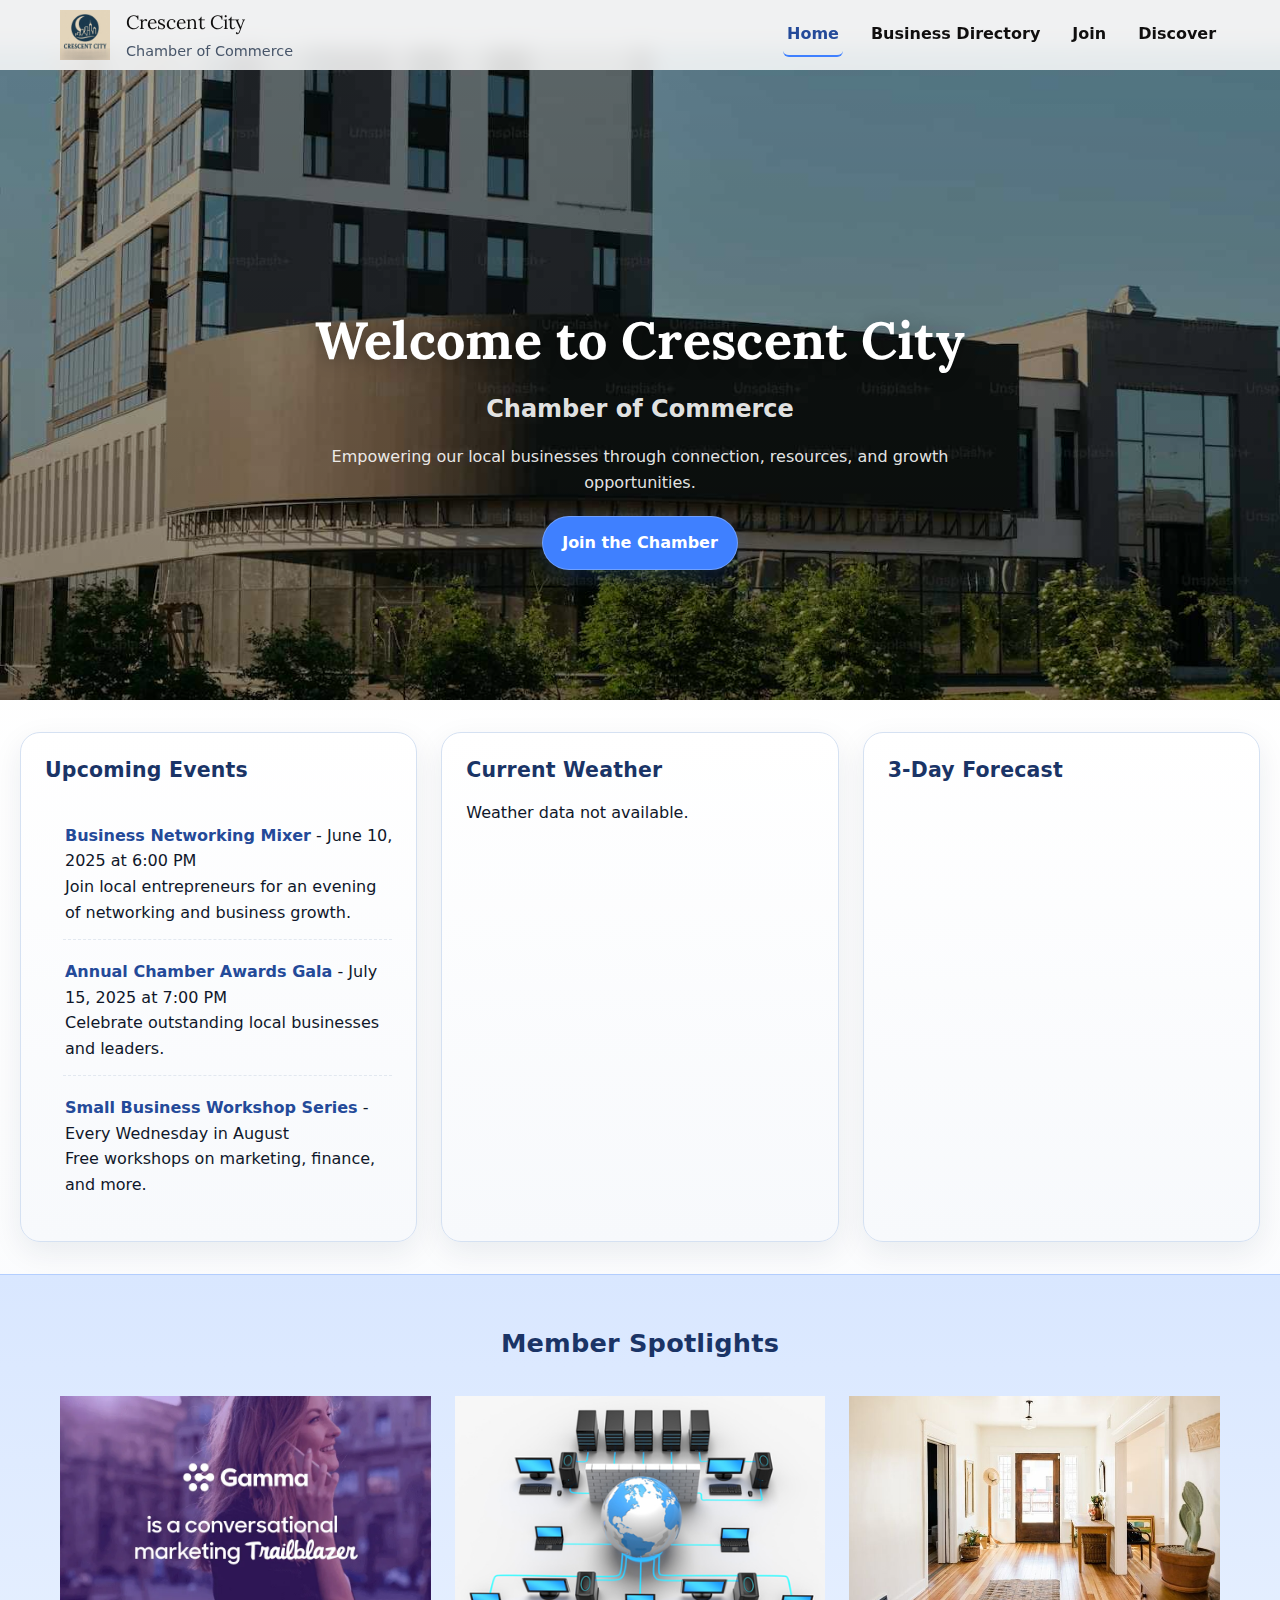
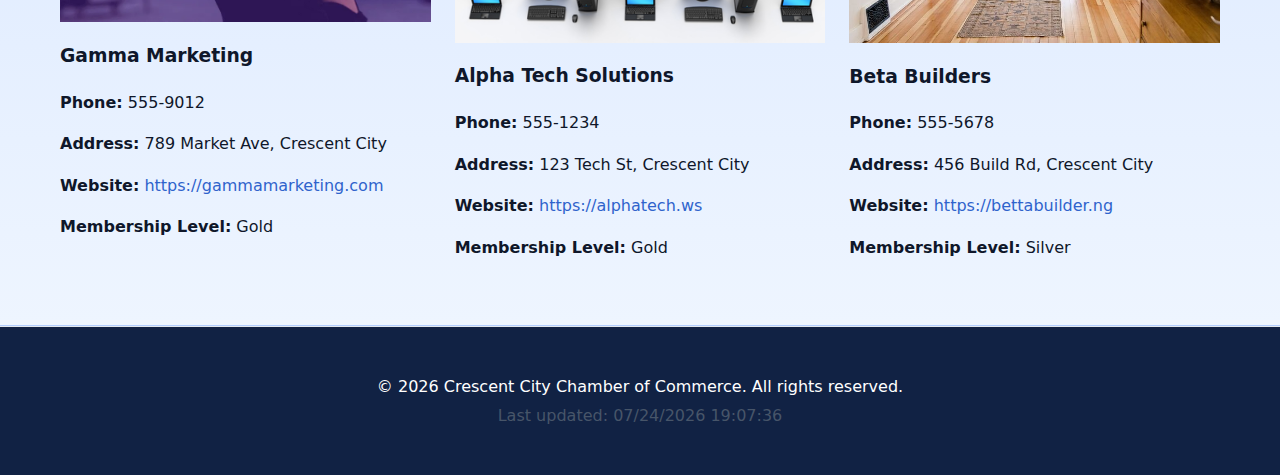
<file: index.html>
<!DOCTYPE html>
<html lang="en">
<head>
  <meta charset="UTF-8">
  <meta name="viewport" content="width=device-width, initial-scale=1">
  <meta name="description" content="Empowering Crescent City businesses with tools, networking, and support to thrive in a dynamic local economy. Join our growing community.">
  <meta name="author" content="Crescent City Chamber of Commerce">
  <title>Crescent City Chamber of Commerce | Home</title>

  <!-- Open Graph -->
  <meta property="og:title" content="Crescent City Chamber of Commerce">
  <meta property="og:description" content="Empowering Crescent City's local businesses with resources, connections, and growth opportunities.">
  <meta property="og:image" content="https://impulsible.github.io/wdd231/chamber/images/city.jpeg">
  <meta property="og:url" content="https://impulsible.github.io/wdd231/chamber/index.html">
  <meta property="og:type" content="website">

  <!-- Twitter Card -->
  <meta name="twitter:card" content="summary_large_image">
  <meta name="twitter:title" content="Crescent City Chamber of Commerce">
  <meta name="twitter:description" content="Discover opportunities, build connections, and grow your business within a vibrant local network.">
  <meta name="twitter:image" content="https://impulsible.github.io/wdd231/chamber/images/city.jpeg">

  <link rel="icon" href="images/download_1.png" type="image/png">
  <link href="https://fonts.googleapis.com/css2?family=Lora:wght@700&display=swap" rel="stylesheet">
  <link rel="stylesheet" href="styles/styles.css">

  <!-- Scripts -->
  <script src="scripts/scripts.js" defer></script>
  <script src="scripts/toggleview.js" defer></script>
  <script src="scripts/weather.js" defer></script>
  <script src="scripts/spotlight.js" defer></script>
  <script src="scripts/forecast.js" defer></script>

  <meta name="theme-color" content="#3f80ff">
</head>

<body class="chamber-home site">
  <a href="#main-content" class="skip-link">Skip to main content</a>

  <header class="site-header" role="banner">
    <div class="header-container layout-container">
      <!-- Logo and Text -->
      <div class="header-logo brand">
        <img src="images/download.png" alt="Crescent City Chamber Logo" width="150" height="50" loading="lazy" class="brand__logo">
        <div class="logo-text brand__text">
          <span class="main-text brand__name">Crescent City</span><br>
          <span class="sub-text brand__tagline">Chamber of Commerce</span>
        </div>
      </div>

      <!-- Hamburger for Mobile -->
      <button class="hamburger nav-toggle" id="hamburgerBtn" aria-label="Toggle navigation" aria-expanded="false" aria-controls="primaryNav">
        ☰
      </button>

      <!-- Navigation -->
      <nav id="primaryNav" class="site-nav" aria-label="Primary navigation" role="navigation">
        <ul class="nav-menu site-nav__menu">
          <li class="site-nav__item"><a href="index.html" class="site-nav__link active" aria-current="page">Home</a></li>
          <li class="site-nav__item"><a href="directory.html" class="site-nav__link">Business Directory</a></li>
          <li class="site-nav__item"><a href="join.html" class="site-nav__link">Join</a></li>
          <li class="site-nav__item"><a href="discover.html" class="site-nav__link">Discover</a></li>
        </ul>
      </nav>
    </div>
  </header>

  <main id="main-content" class="site-main">
    <!-- Hero Section -->
    <section class="hero hero-home section section--hero">
      <picture class="hero-media">
        <!-- Mobile image -->
        <source srcset="images/premium4.jpg" media="(max-width: 480px)">
        <!-- Tablet image -->
        <source srcset="images/premium4.jpg" media="(max-width: 768px)">
        <!-- Default / desktop image -->
        <img src="images/premium4.jpg" alt="Crescent City skyline view" class="hero-image" width="1200" height="675" loading="lazy">
      </picture>

      <div class="hero-text-content hero__content">
        <h1 class="hero__title">Welcome to Crescent City</h1>
        <h2 class="subheading hero__subtitle">Chamber of Commerce</h2>
        <p class="hero__description">Empowering our local businesses through connection, resources, and growth opportunities.</p>
        <a href="join.html" class="btn-primary cta cta--primary" aria-label="Join the Crescent City Chamber of Commerce">Join the Chamber</a>
      </div>
    </section>

    <!-- Cards Section -->
    <div class="cards-container grid grid--cards section--cards">
      <!-- Upcoming Events -->
      <section class="card events-card section section--events" aria-label="Upcoming events">
        <h2 class="section__title">Upcoming Events</h2>
        <ul class="events-list list list--events">
          <li class="events-list__item">
            <strong class="event__name">Business Networking Mixer</strong> - June 10, 2025 at 6:00 PM<br>
            <span class="event__desc">Join local entrepreneurs for an evening of networking and business growth.</span>
          </li>
          <li class="events-list__item">
            <strong class="event__name">Annual Chamber Awards Gala</strong> - July 15, 2025 at 7:00 PM<br>
            <span class="event__desc">Celebrate outstanding local businesses and leaders.</span>
          </li>
          <li class="events-list__item">
            <strong class="event__name">Small Business Workshop Series</strong> - Every Wednesday in August<br>
            <span class="event__desc">Free workshops on marketing, finance, and more.</span>
          </li>
        </ul>
      </section>

      <!-- Current Weather -->
      <section id="current-weather" class="card current-weather-card section section--weather" aria-labelledby="current-weather-title">
        <h2 id="current-weather-title" class="section__title">Current Weather</h2>
        <div id="weather" class="weather-details weather">
          <img src="https://openweathermap.org/img/wn/01d@2x.png" alt="Sunny weather icon" class="weather-icon weather__icon" width="70" height="70" loading="lazy">
        </div>
      </section>

      <!-- Weather Forecast -->
      <section id="weather-forecast" class="card forecast-card section section--forecast" aria-labelledby="forecast-title">
        <h2 id="forecast-title" class="section__title">3-Day Forecast</h2>
        <div id="forecast" class="forecast-cards forecast">
          <!-- JS inserts forecast cards here -->
        </div>
      </section>
    </div>

   <!-- Member Spotlights -->
<section id="member-spotlights" class="section section--spotlights has-tint" aria-labelledby="spotlight-title">
  <div class="layout-container">
    <h2 id="spotlight-title" class="section__title section__title--center">Member Spotlights</h2>
    <div class="spotlight-container spotlights grid-spotlights" role="list">
      <!-- Spotlight cards dynamically inserted here -->
    </div>
  </div>
</section>


  <footer class="page-footer site-footer" role="contentinfo">
    <div class="container layout-container">
      <p class="footer__copy">&copy; <span id="year"></span> Crescent City Chamber of Commerce. All rights reserved.</p>
      <p class="footer__meta">Last updated: <span id="last-modified"></span></p>
    </div>
  </footer>

  <script>
    // Footer Year and Last Modified Script
    document.getElementById("year").textContent = new Date().getFullYear();
    document.getElementById("last-modified").textContent = document.lastModified;

    // Highlight current page in nav
    const currentPage = window.location.pathname.split("/").pop();
    document.querySelectorAll(".nav-menu a").forEach((link) => {
      if (link.getAttribute("href") === currentPage) {
        link.classList.add("active");
      }
    });

    // Hamburger menu toggle functionality
    const hamburgerBtn = document.getElementById('hamburgerBtn');
    const primaryNav = document.getElementById('primaryNav');

    hamburgerBtn.addEventListener('click', () => {
      primaryNav.classList.toggle('active');
      hamburgerBtn.setAttribute('aria-expanded', primaryNav.classList.contains('active') ? 'true' : 'false');
    });
  </script>
</body>
</html>
</file>
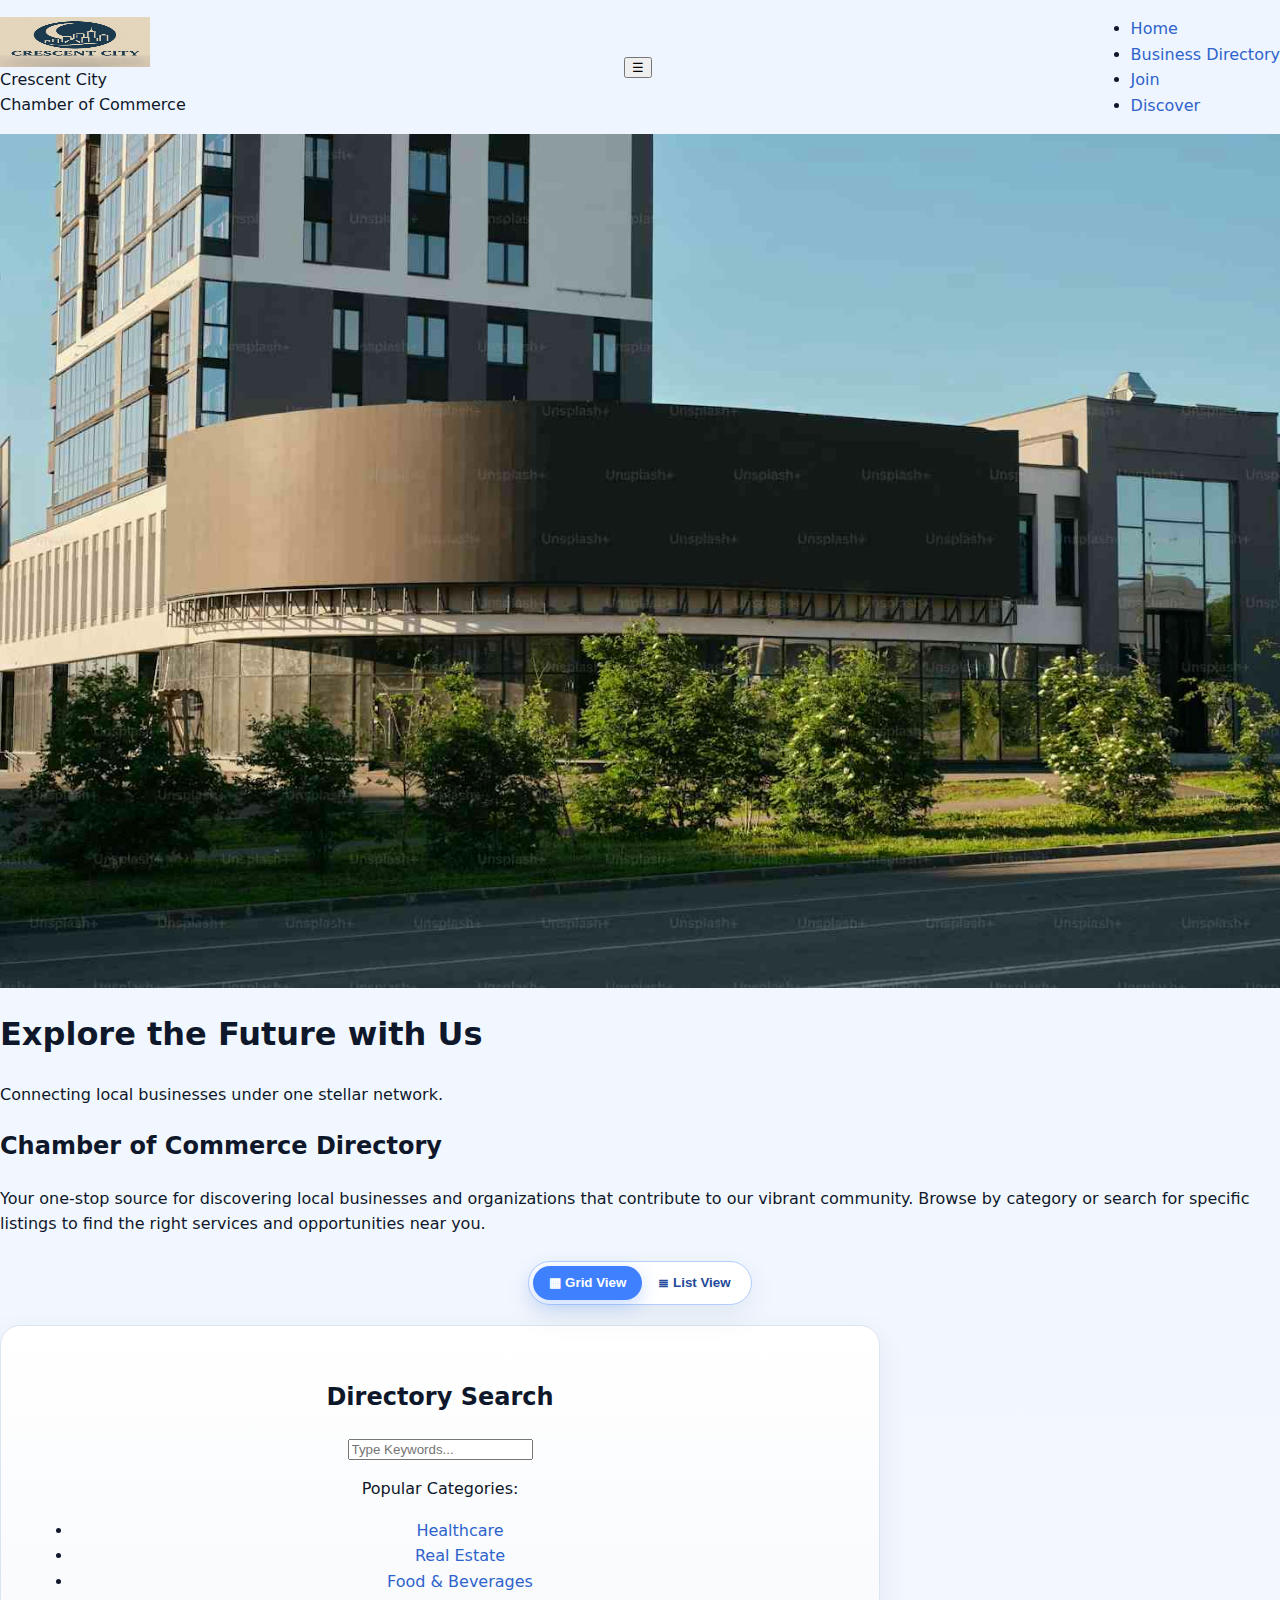
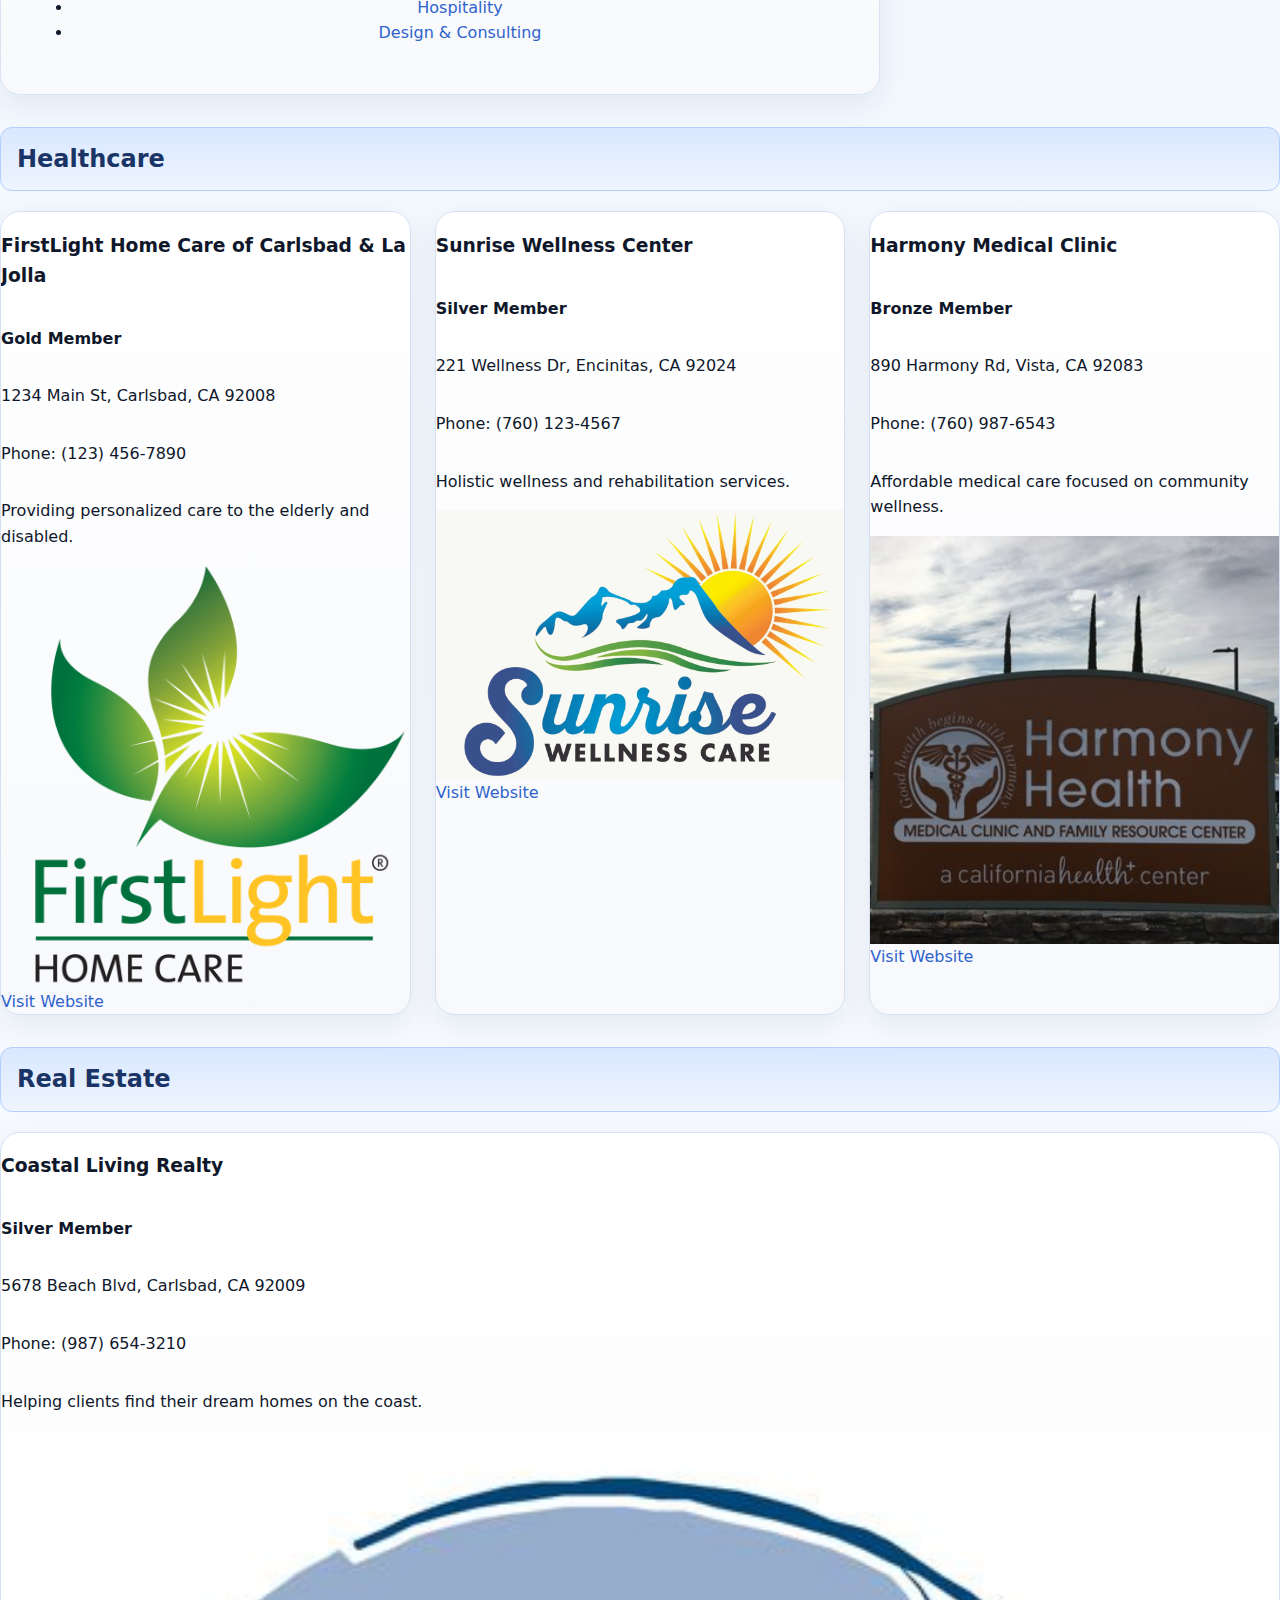
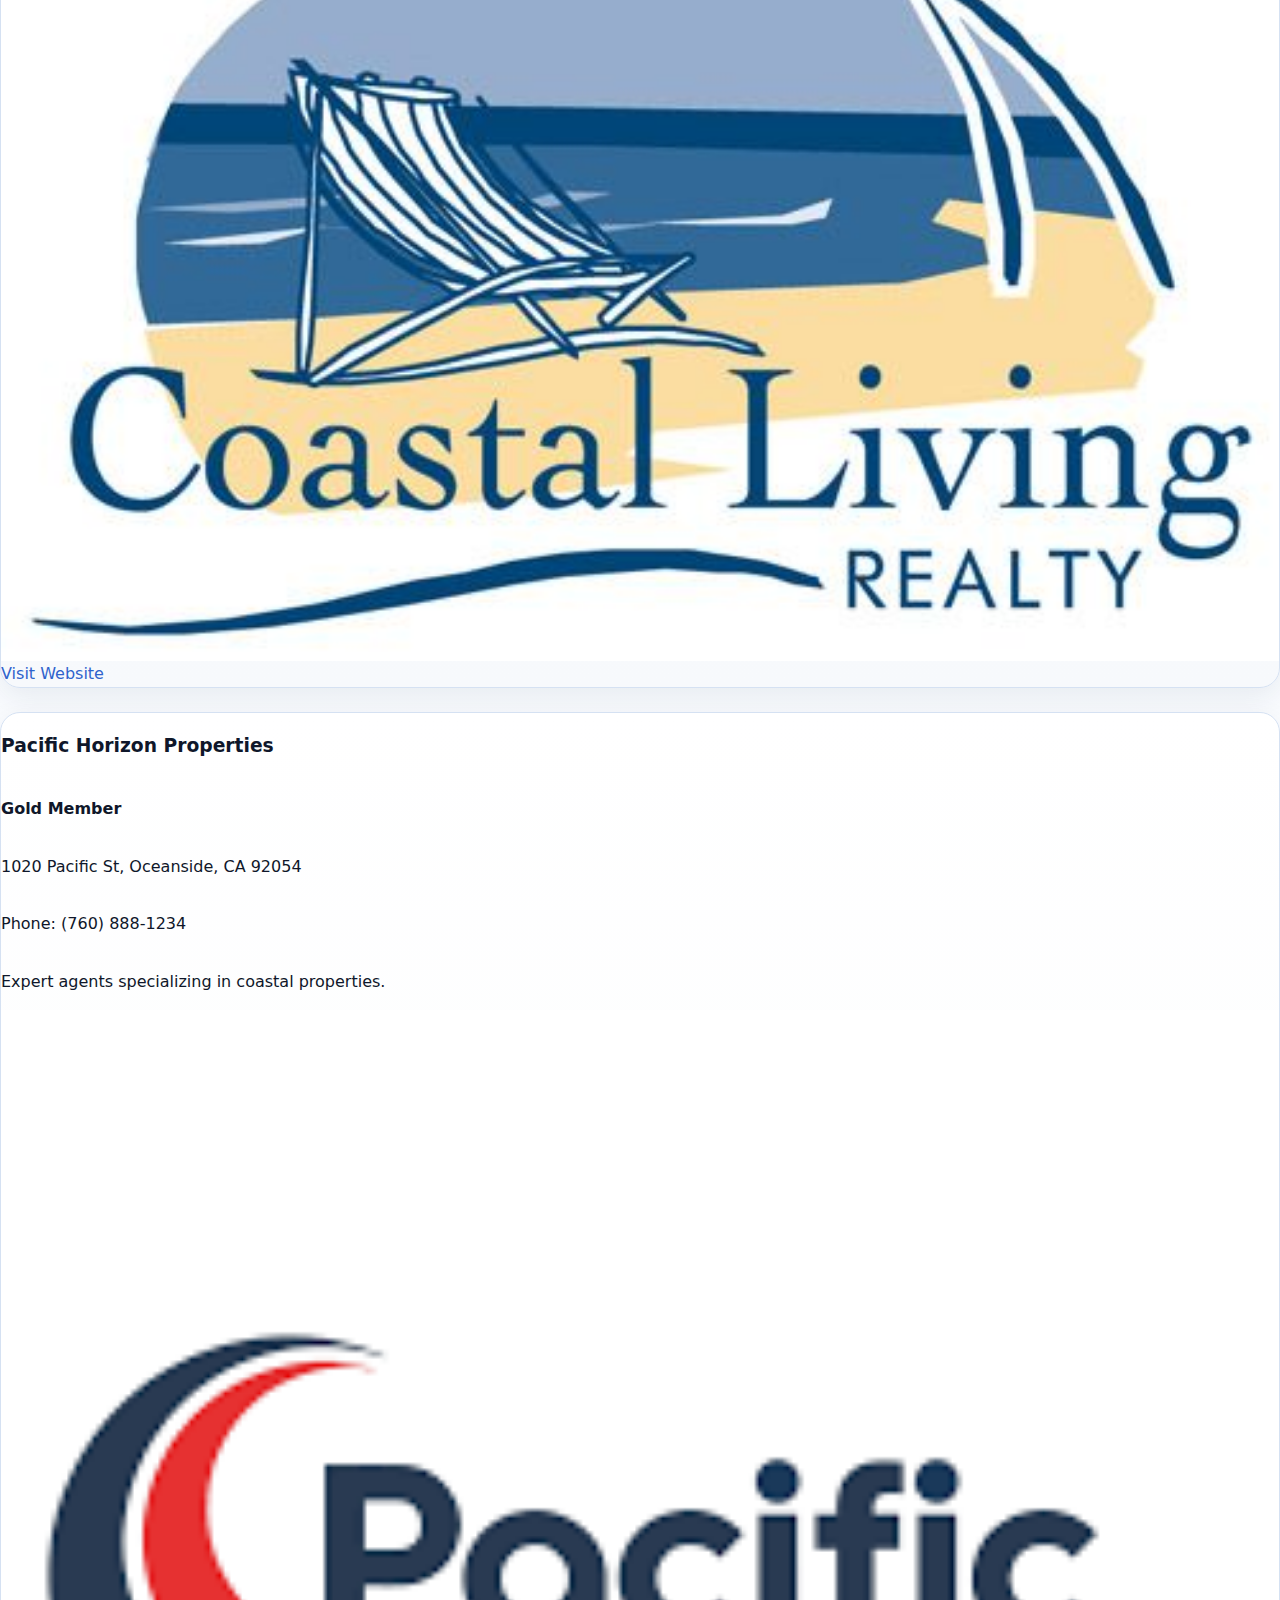
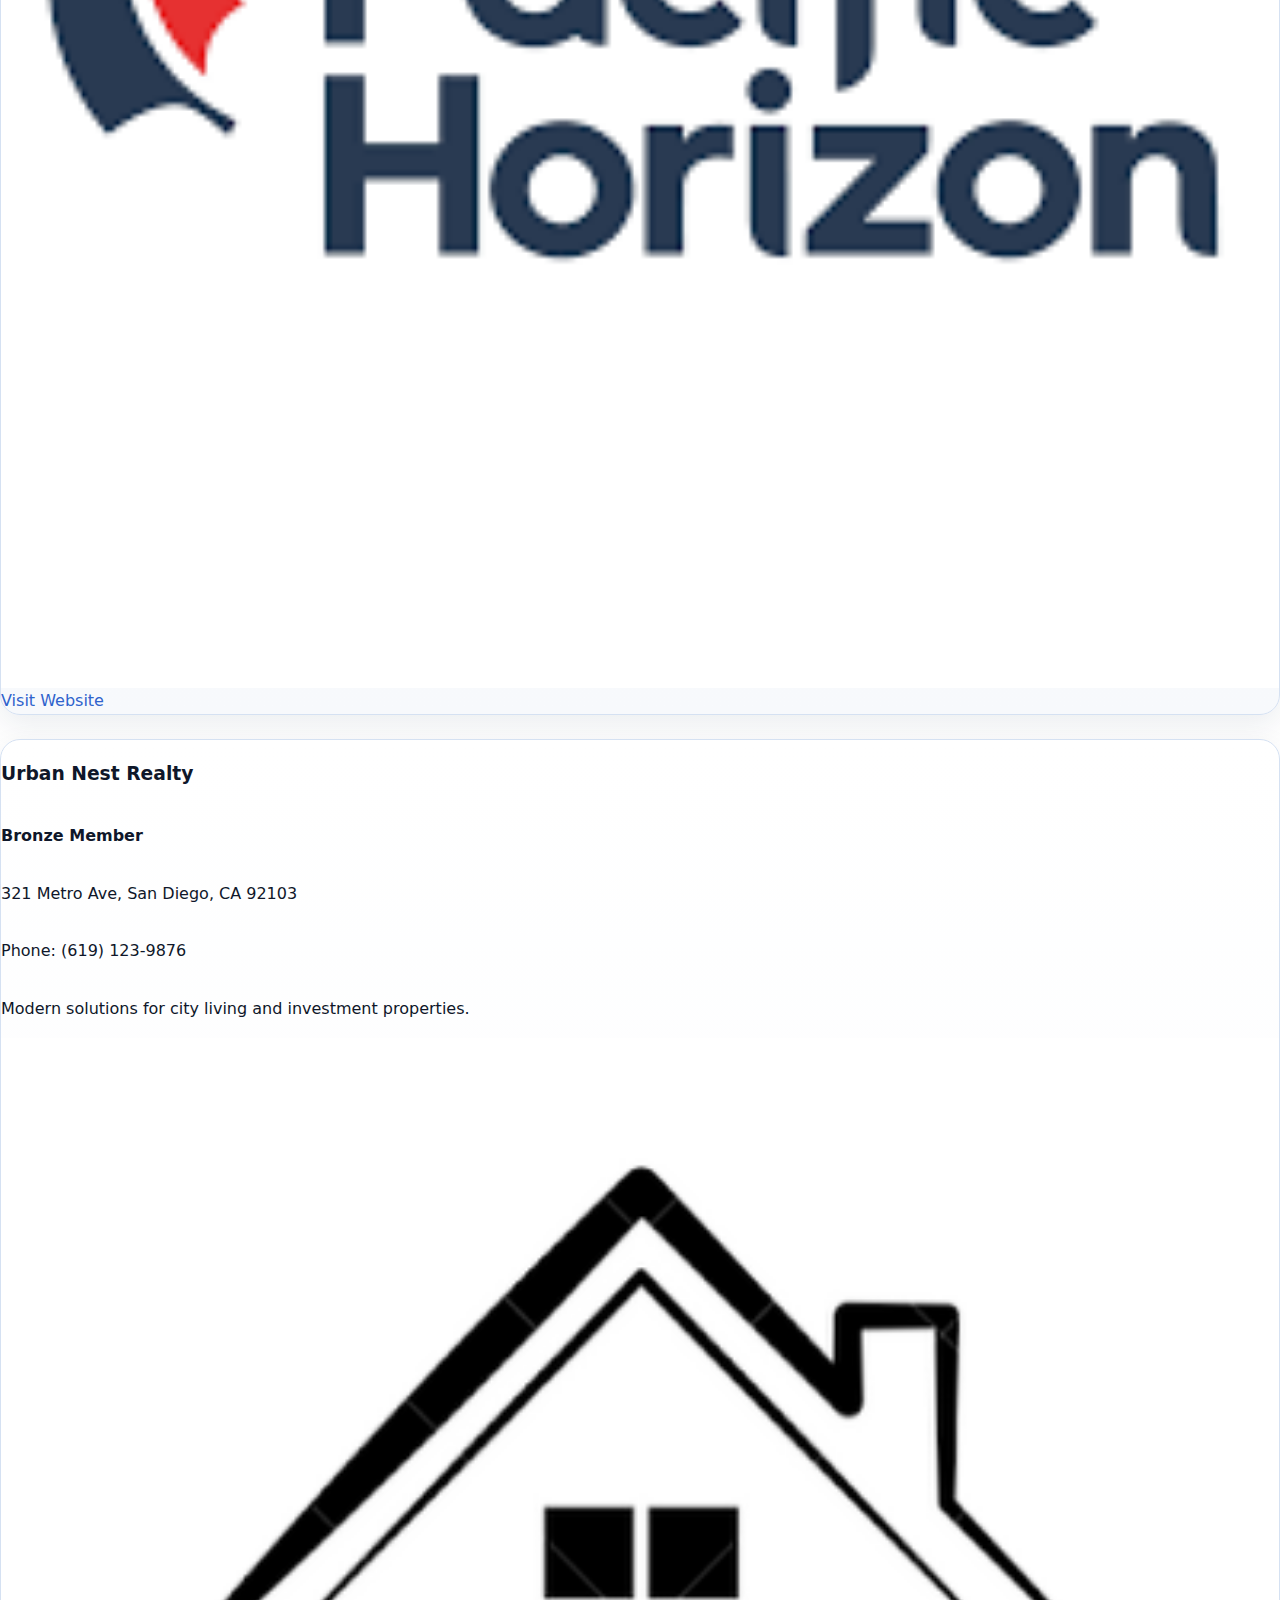
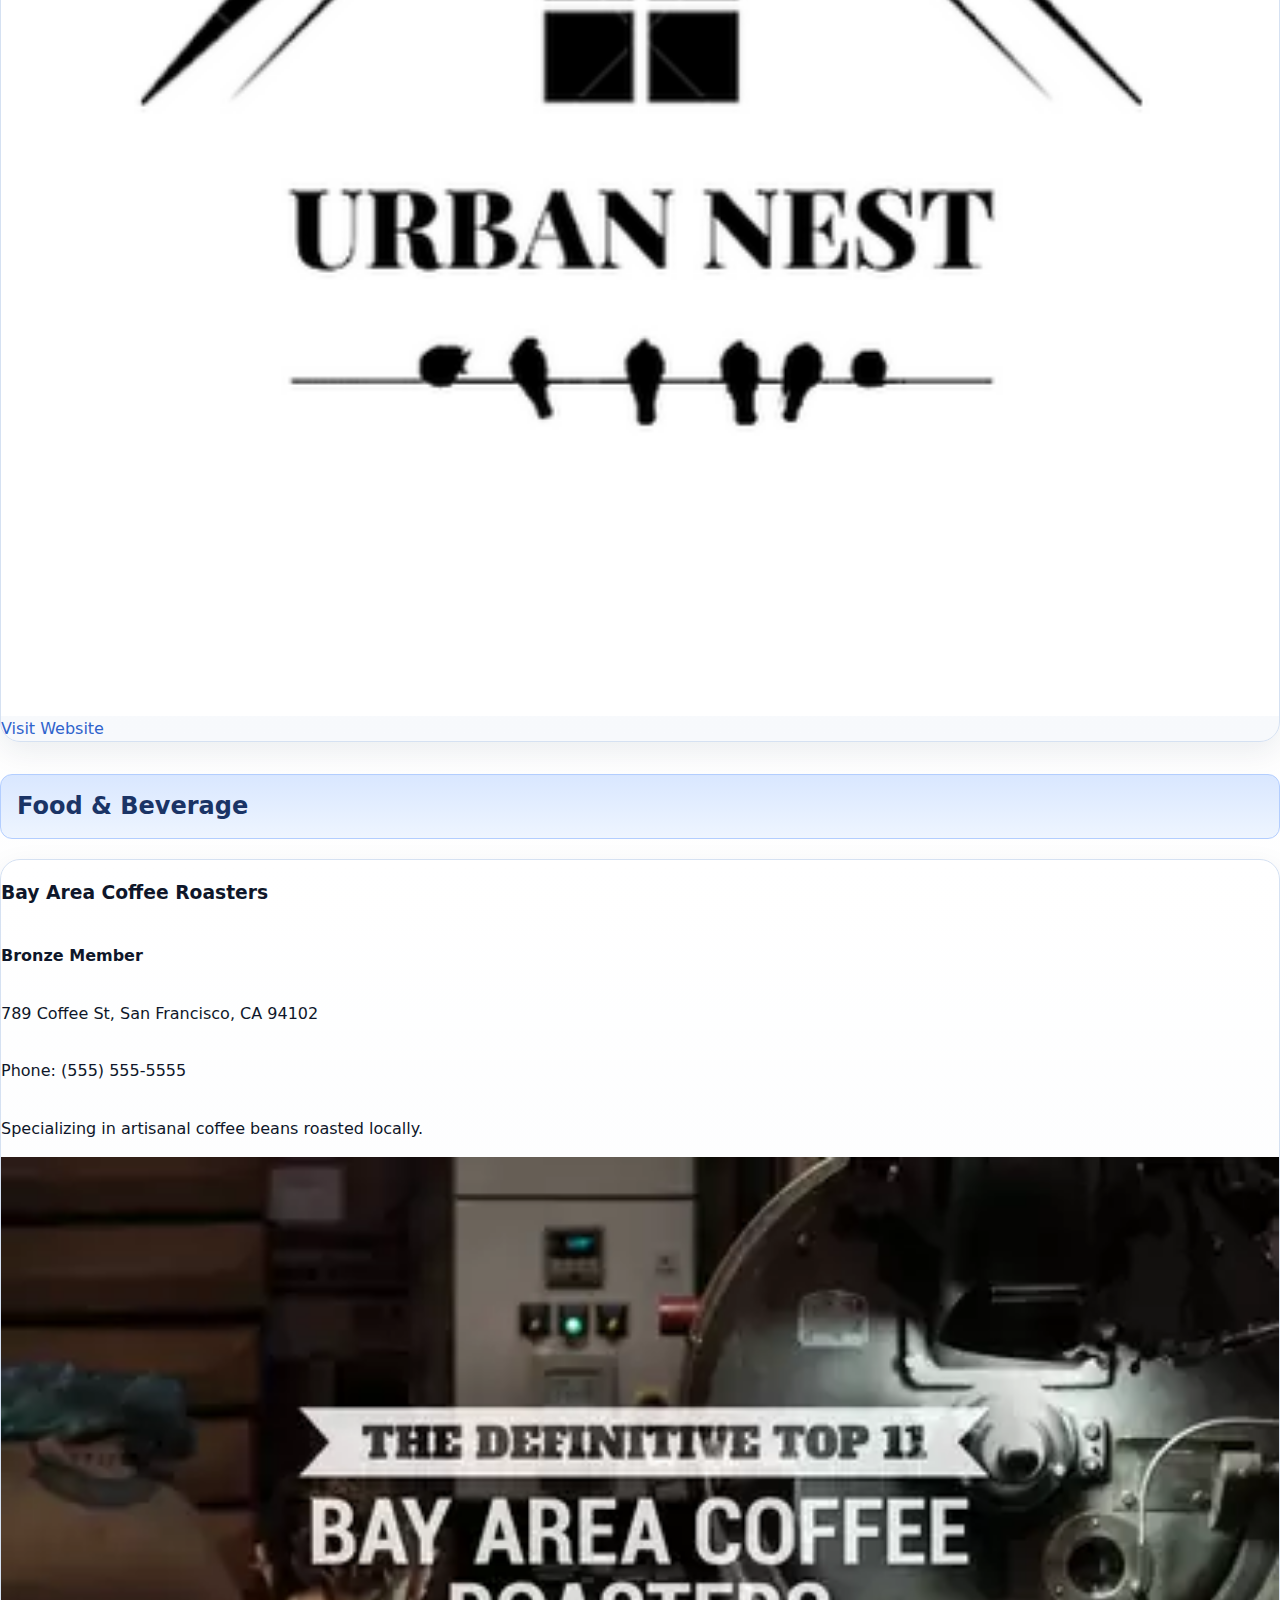
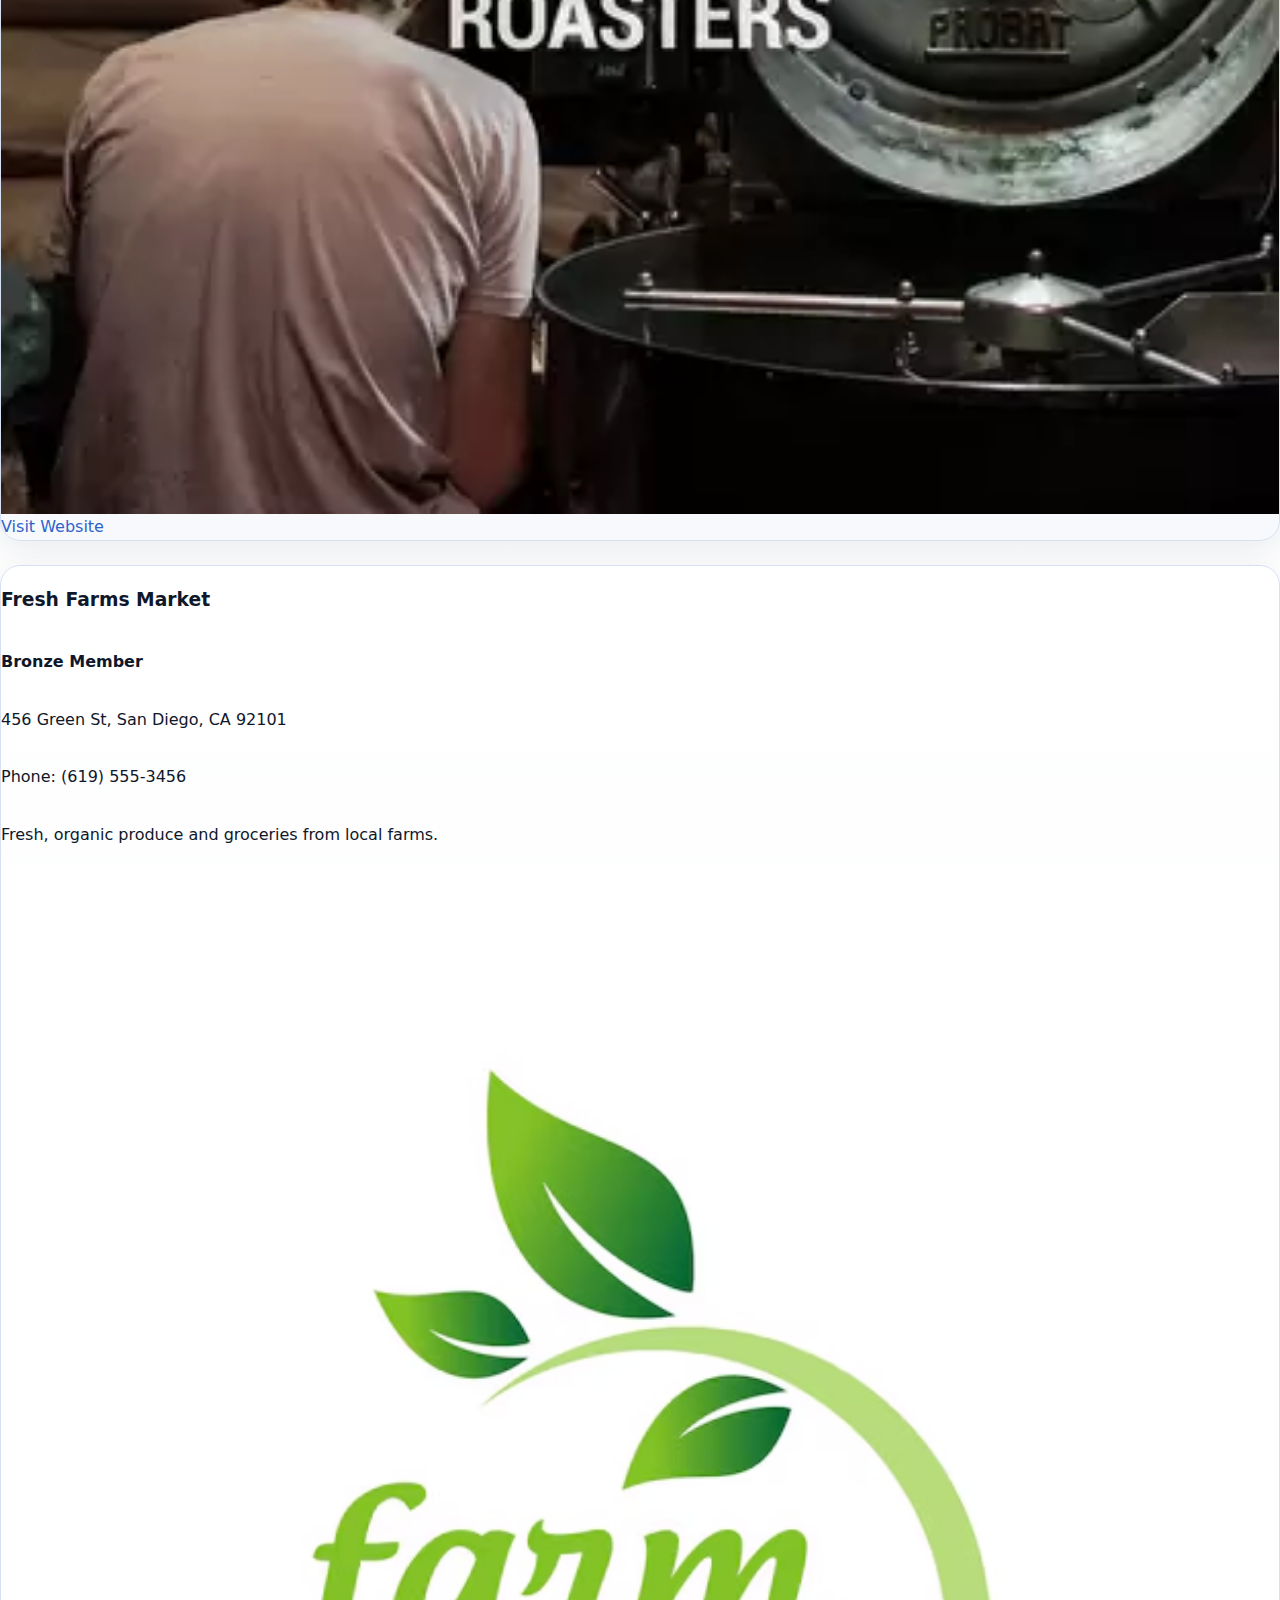
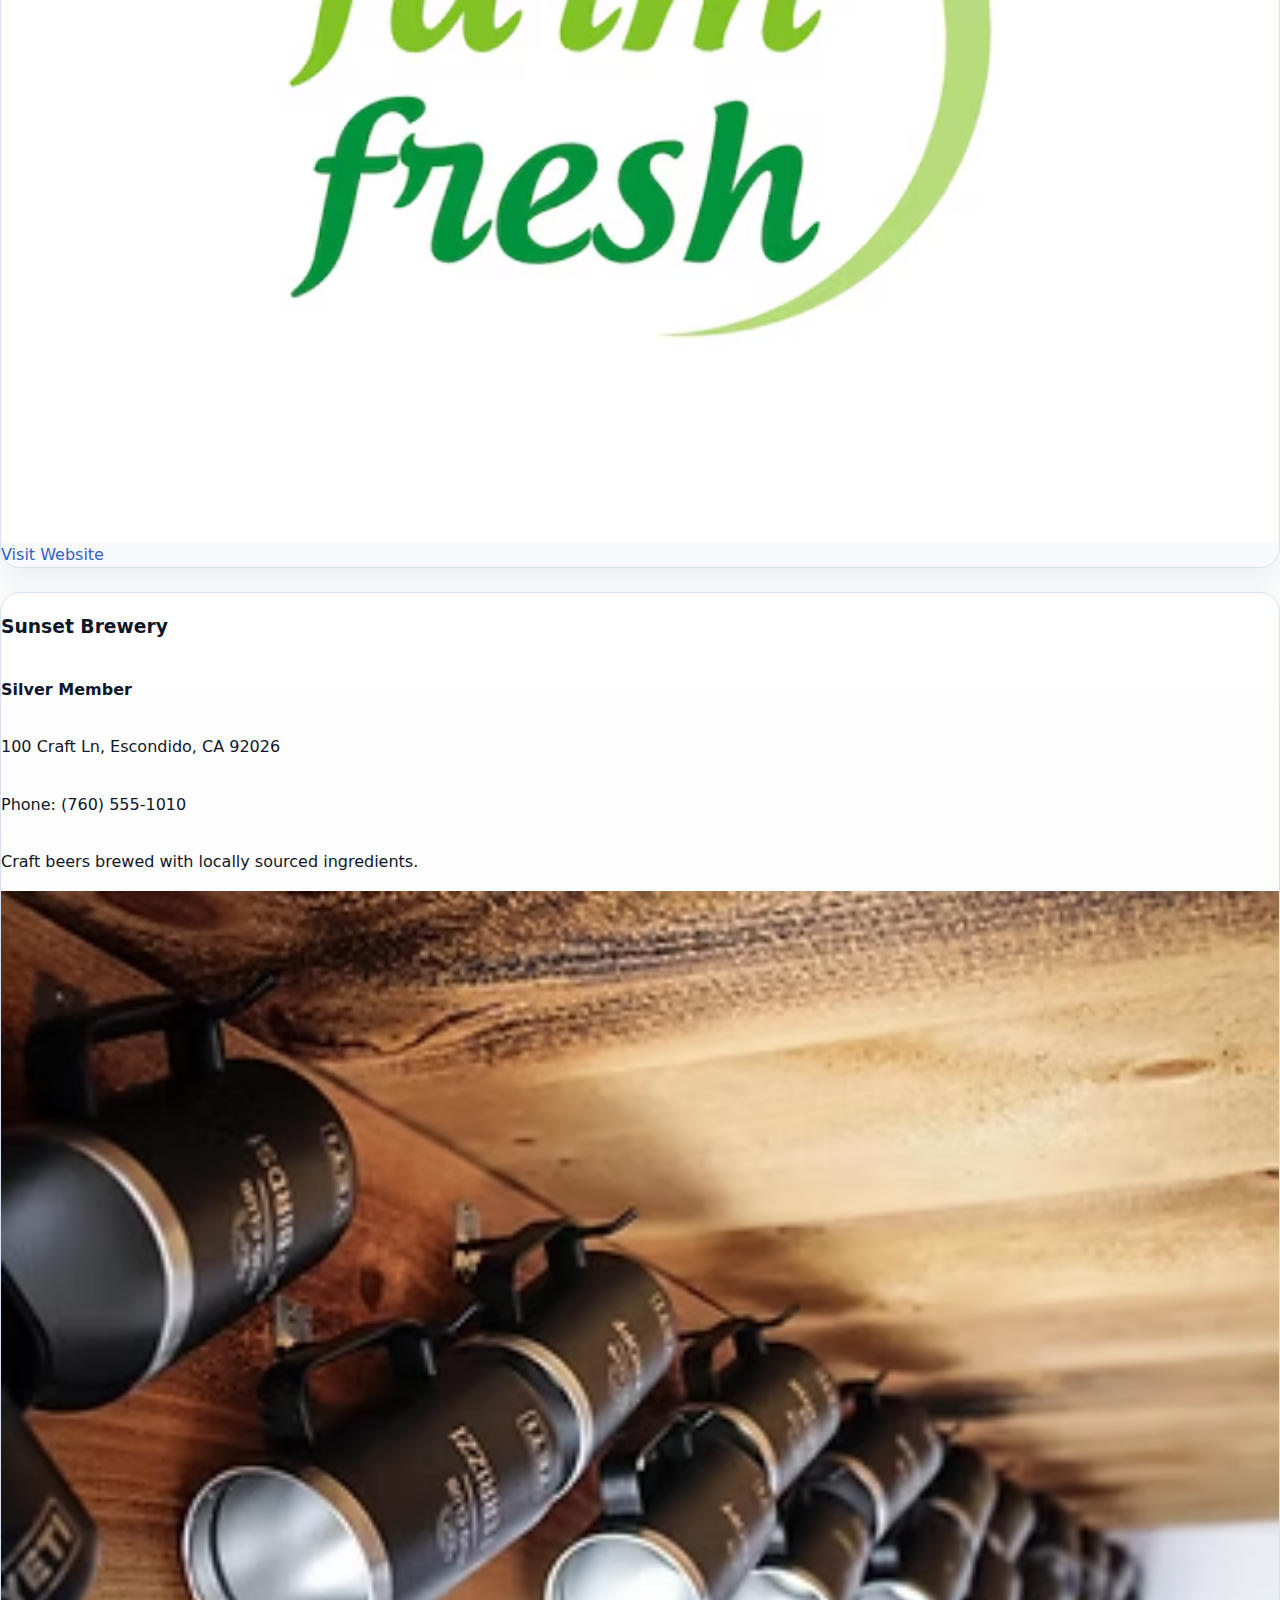
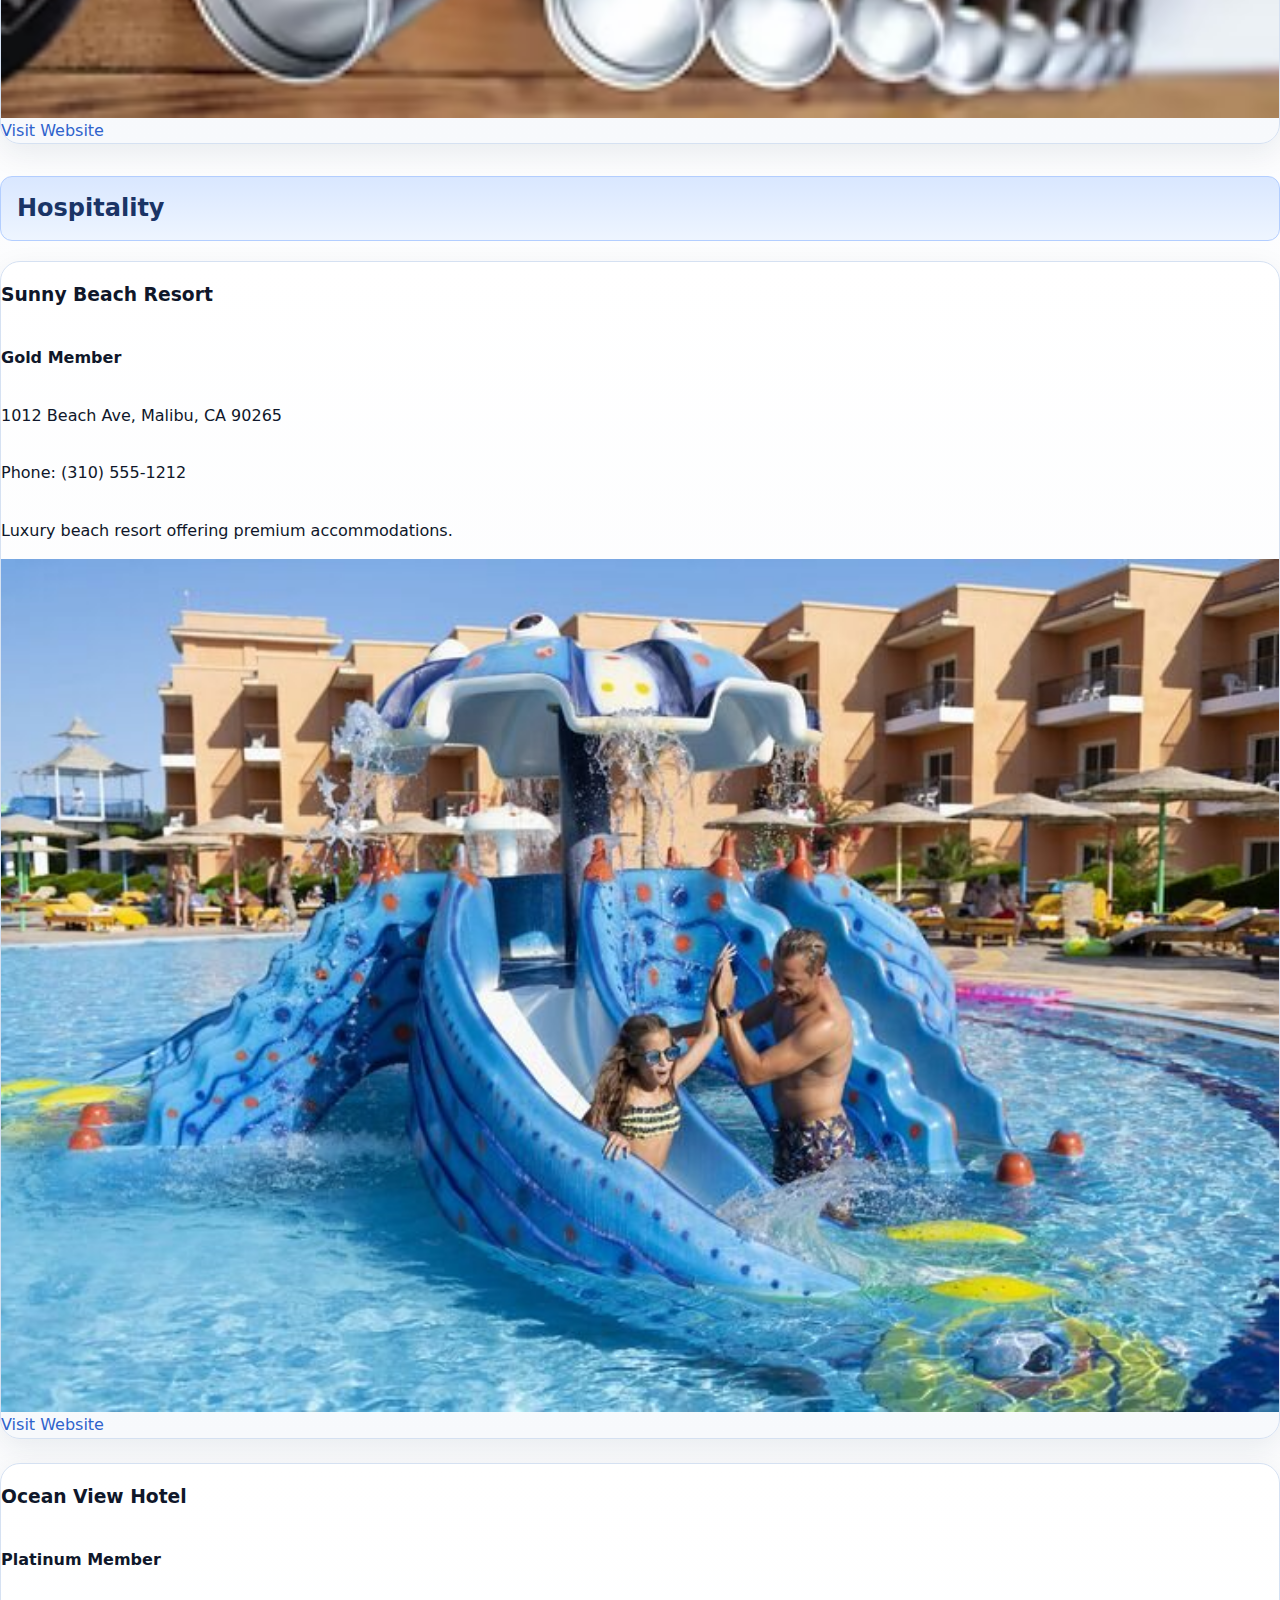
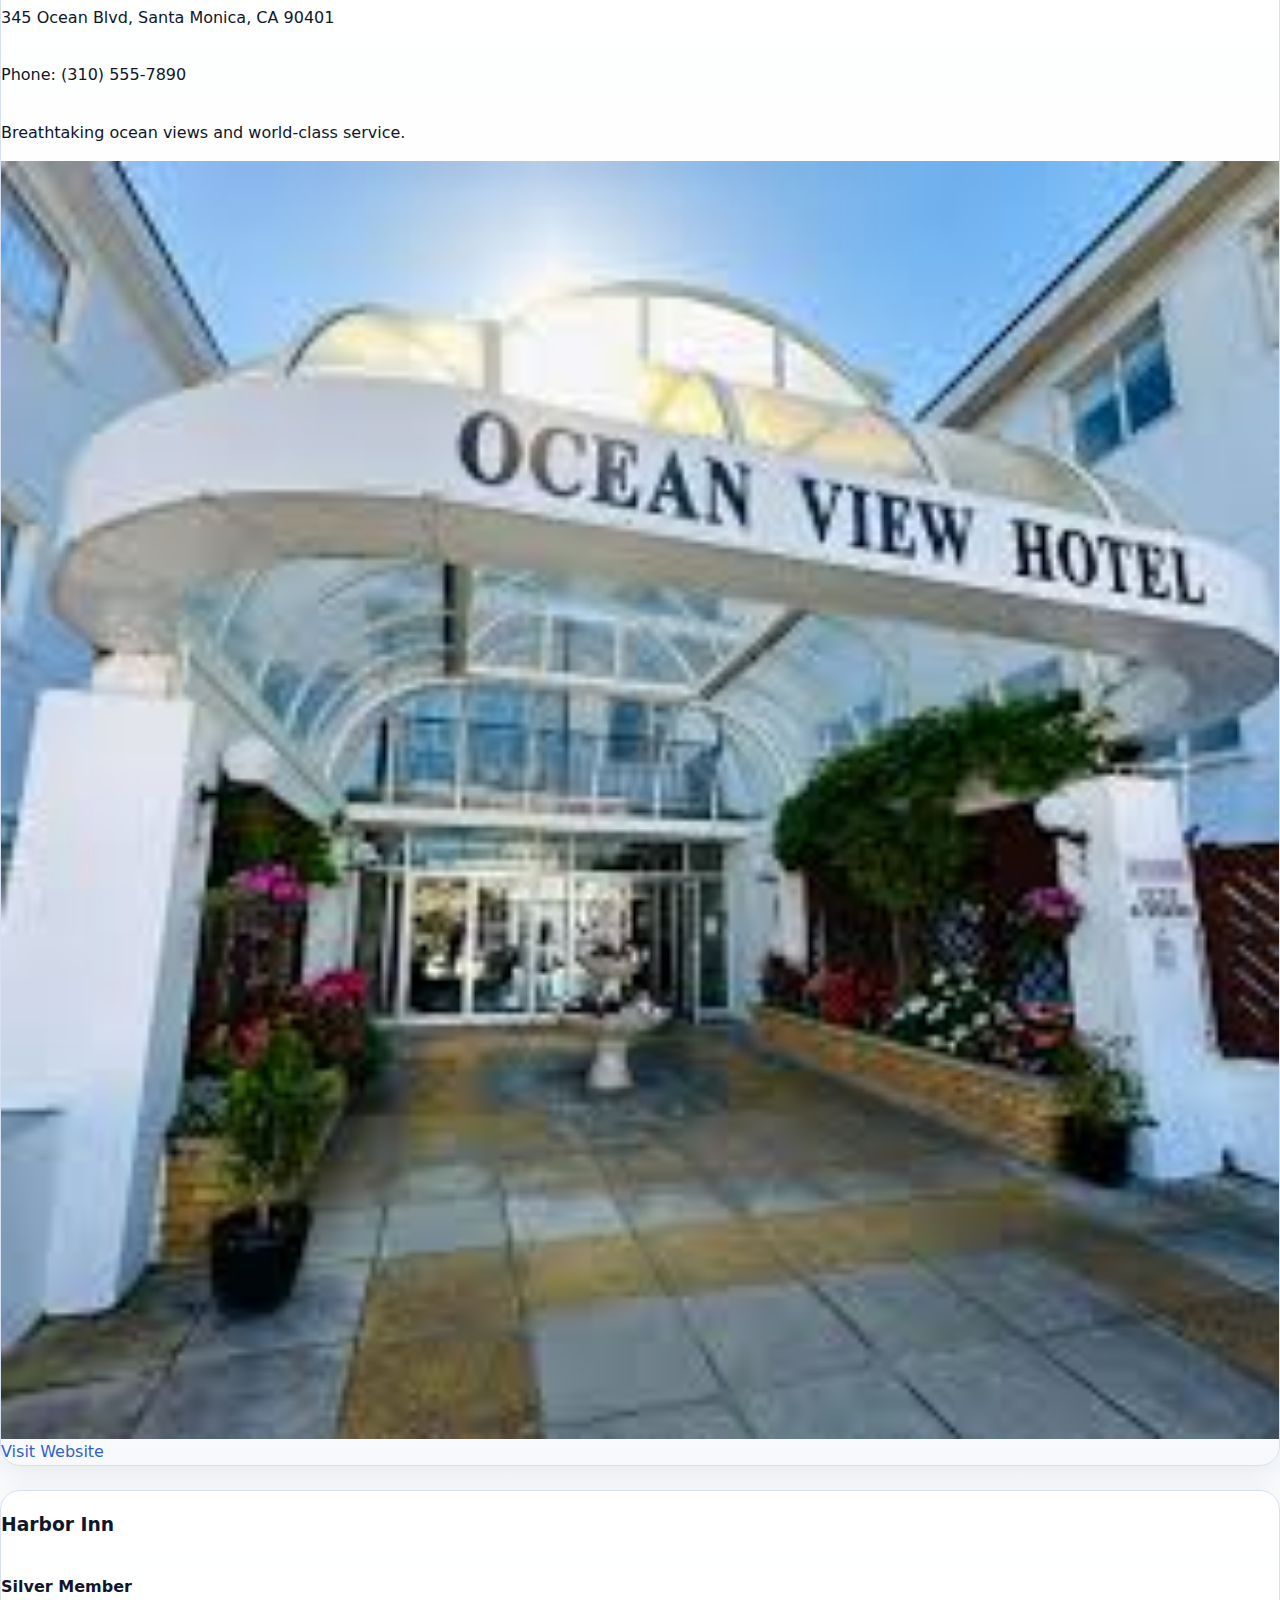
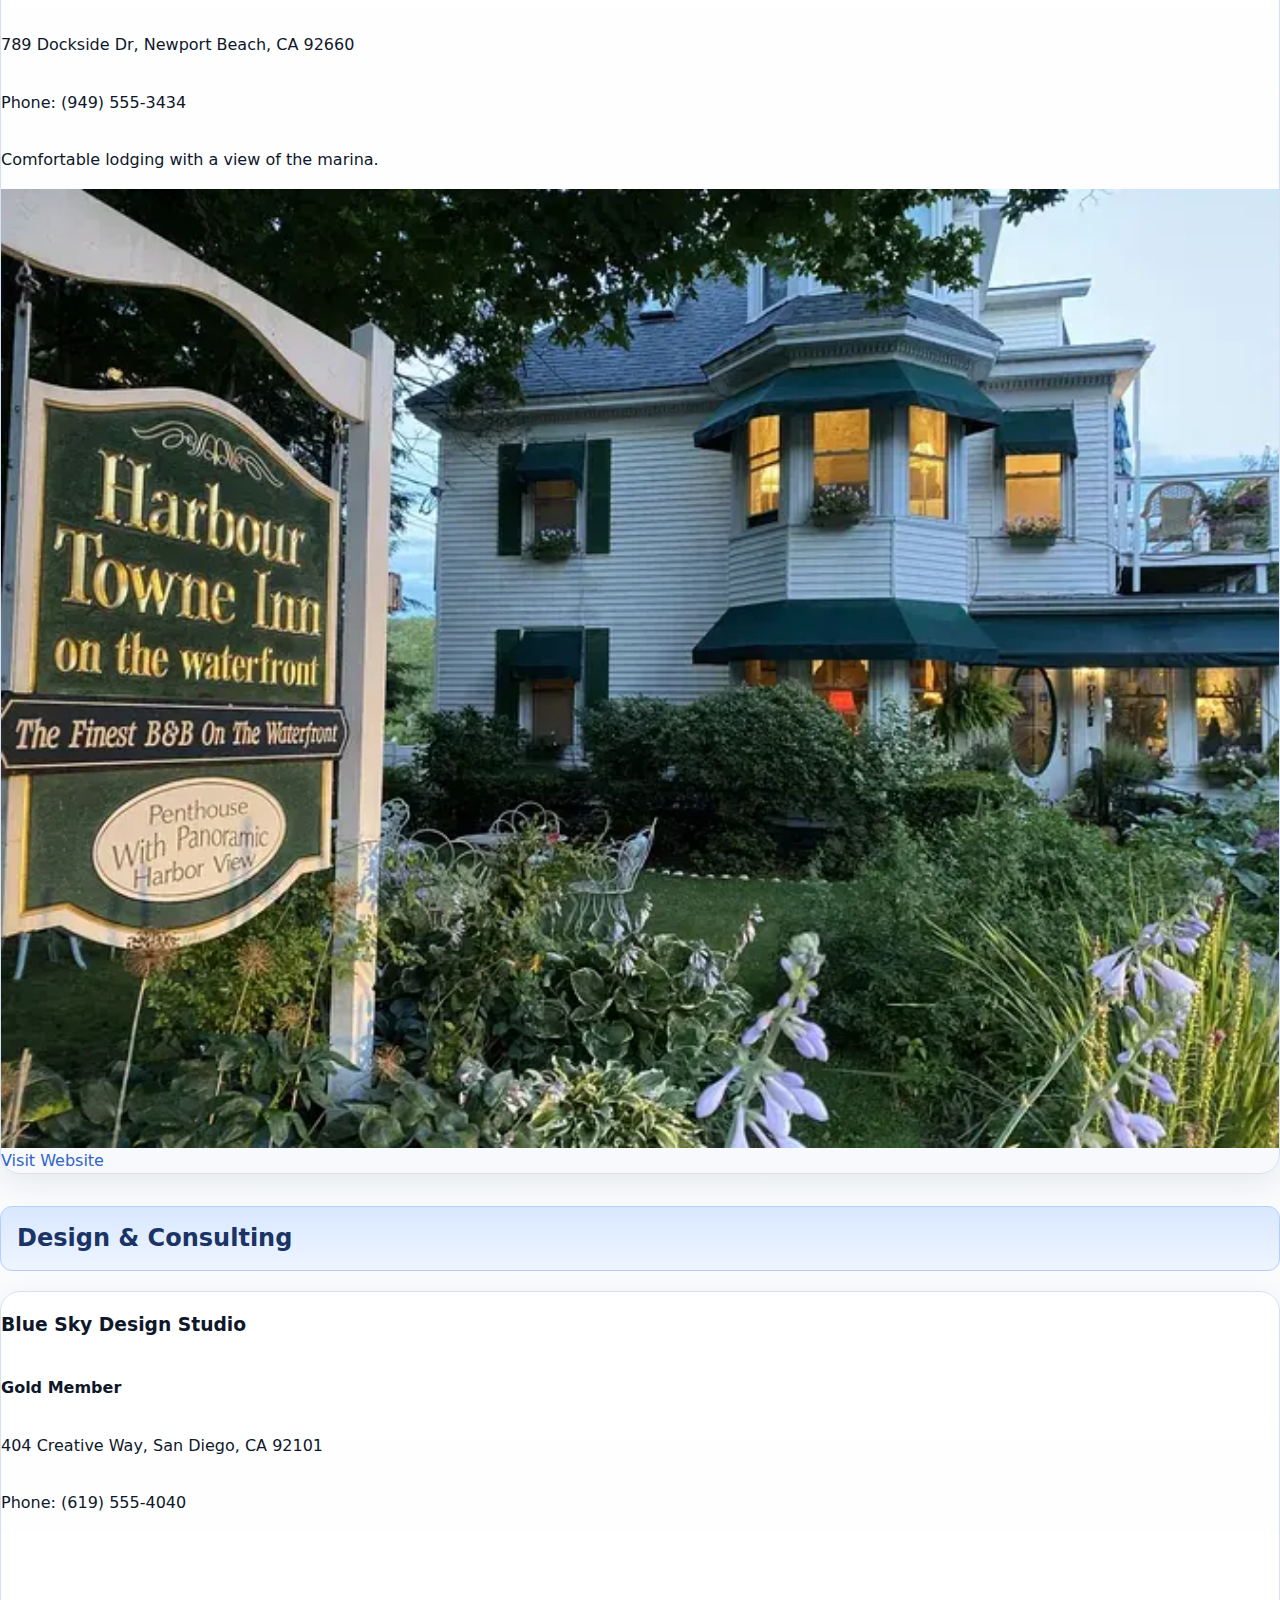
<file: directory.html>
<!DOCTYPE html>
<html lang="en">

<head>
  <meta charset="UTF-8">
  <meta name="viewport" content="width=device-width, initial-scale=1">
  <meta name="description" content="Empowering Crescent City businesses with tools, networking, and support to thrive in a dynamic local economy. Join our growing community.">
  <meta name="author" content="Crescent City Chamber of Commerce">
  <title>Crescent City Chamber of Commerce | Business Directory</title>

  <!-- Open Graph -->
  <meta property="og:title" content="Crescent City Chamber of Commerce">
  <meta property="og:description" content="Empowering Crescent City's local businesses with resources, connections, and growth opportunities.">
  <meta property="og:image" content="https://impulsible.github.io/wdd231/chamber/images/city.jpeg">
  <meta property="og:url" content="https://impulsible.github.io/wdd231/chamber/directory.html">
  <meta property="og:type" content="website">

  <!-- Twitter Card -->
  <meta name="twitter:card" content="summary_large_image">
  <meta name="twitter:title" content="Crescent City Chamber of Commerce">
  <meta name="twitter:description" content="Discover opportunities, build connections, and grow your business within a vibrant local network.">
  <meta name="twitter:image" content="https://impulsible.github.io/wdd231/chamber/images/city.jpeg">

  <link rel="icon" href="images/download_1.png" type="image/png">
  <link href="https://fonts.googleapis.com/css2?family=Lora:wght@700&display=swap" rel="stylesheet">
  <link rel="stylesheet" href="styles/styles.css">

  <!-- Scripts -->
  <script src="scripts/scripts.js" defer></script>
  <script src="scripts/toggleview.js" defer></script>

  <meta name="theme-color" content="#3f80ff">
</head>

<body class="chamber-directory">
  <a href="#main-content" class="skip-link">Skip to main content</a>

  <header>
    <div class="header-container">
      <!-- Logo and Text -->
      <div class="header-logo">
        <img src="images/download.png" alt="Crescent City Chamber Logo" width="150" height="50" loading="lazy">
        <div class="logo-text">
          <span class="main-text">Crescent City</span><br>
          <span class="sub-text">Chamber of Commerce</span>
        </div>
      </div>

      <!-- Hamburger for Mobile -->
      <button class="hamburger" id="hamburgerBtn" aria-label="Toggle navigation" aria-expanded="false" aria-controls="primaryNav">
        ☰
      </button>

      <nav id="primaryNav" aria-label="Primary navigation" role="navigation">
        <ul class="nav-menu">
          <li><a href="index.html">Home</a></li>
          <li><a href="directory.html" class="active" aria-current="page">Business Directory</a></li>
          <li><a href="join.html">Join</a></li>
          <li><a href="discover.html">Discover</a></li>
        </ul>
      </nav>
    </div>
  </header>

  <main id="main-content" tabindex="-1">
    <!-- Hero Banner Section -->
    <section class="hero-banner" aria-label="Introduction to Chamber Business Directory">
      <div class="hero-image-overlay">
        <img src="images/premium4.jpg" alt="Crescent City skyline view" class="hero-image">
        <div class="hero-text-content">
          <h1 class="hero-heading">Explore the Future with Us</h1>
          <p class="hero-subtext">Connecting local businesses under one stellar network.</p>
          <h2 class="hero-title">Chamber of Commerce Directory</h2>
          <p class="hero-description">
            Your one-stop source for discovering local businesses and organizations that contribute to our vibrant community.
            Browse by category or search for specific listings to find the right services and opportunities near you.
          </p>
        </div>
      </div>
    </section>

    <!-- View Toggle Buttons -->
    <section class="view-toggle" aria-label="Toggle between grid and list views">
      <div class="view-toggle-buttons">
        <button id="gridBtn" aria-pressed="true">Grid View</button>
        <button id="listBtn" aria-pressed="false">List View</button>
      </div>
    </section>

    <!-- Directory Search Section -->
    <section class="directory-search" aria-label="Search the business directory">
      <div class="container">
        <h2>Directory Search</h2>
        <input
          type="text"
          id="search-input"
          placeholder="Type Keywords..."
          aria-label="Search businesses"
        />
        <div class="categories">
          <span>Popular Categories:</span>
          <ul>
            <li><a href="#">Healthcare</a></li>
            <li><a href="#">Real Estate</a></li>
            <li><a href="#">Food & Beverages</a></li>
            <li><a href="#">Hospitality</a></li>
            <li><a href="#">Design & Consulting</a></li>
          </ul>
        </div>
      </div>
    </section>
  </main>

  <section>
    <div class="directory-content grid-view" id="directoryContent">
      <div class="directory-section">

        <!-- Healthcare -->
        <h2 class="directory-category-title">Healthcare</h2>
        <div class="directory-category-row grid-view">
          <!-- Business Cards for Healthcare -->
          <div class="business-card">
            <h3>FirstLight Home Care of Carlsbad & La Jolla</h3>
            <p><strong>Gold Member</strong></p>
            <p>1234 Main St, Carlsbad, CA 92008</p>
            <p>Phone: (123) 456-7890</p>
            <p>Providing personalized care to the elderly and disabled.</p>
            <img src="images/firstlight-home.png" alt="FirstLight Home Care" class="business-image">
            <a href="https://www.firstlighthomecare.com" target="_blank" rel="noopener noreferrer">Visit Website</a>
          </div>

          <div class="business-card">
            <h3>Sunrise Wellness Center</h3>
            <p><strong>Silver Member</strong></p>
            <p>221 Wellness Dr, Encinitas, CA 92024</p>
            <p>Phone: (760) 123-4567</p>
            <p>Holistic wellness and rehabilitation services.</p>
            <img src="images/sunrise.webp" alt="Sunrise Wellness Center" class="business-image">
            <a href="https://www.sunrisewellness.com" target="_blank" rel="noopener noreferrer">Visit Website</a>
          </div>

          <div class="business-card">
            <h3>Harmony Medical Clinic</h3>
            <p><strong>Bronze Member</strong></p>
            <p>890 Harmony Rd, Vista, CA 92083</p>
            <p>Phone: (760) 987-6543</p>
            <p>Affordable medical care focused on community wellness.</p>
            <img src="images/harmony.jpg" alt="Harmony Medical Clinic" class="business-image">
            <a href="https://www.harmonymedical.com" target="_blank" rel="noopener noreferrer">Visit Website</a>
          </div>
        </div>
<!-- Real Estate -->
      <h2 class="directory-category-title">Real Estate</h2>
      <div class="directory-category-row">
        <div class="business-card">
          <h3>Coastal Living Realty</h3>
          <p><strong>Silver Member</strong></p>
          <p>5678 Beach Blvd, Carlsbad, CA 92009</p>
          <p>Phone: (987) 654-3210</p>
          <p>Helping clients find their dream homes on the coast.</p>
          <img src="images/coastal-living.jpg" alt="Coastal Living Realty" class="business-image">
          <a href="https://www.coastallivingrealty.com" target="_blank" rel="noopener noreferrer">Visit Website</a>
        </div>

        <div class="business-card">
          <h3>Pacific Horizon Properties</h3>
          <p><strong>Gold Member</strong></p>
          <p>1020 Pacific St, Oceanside, CA 92054</p>
          <p>Phone: (760) 888-1234</p>
          <p>Expert agents specializing in coastal properties.</p>
          <img src="images/pacific.png" alt="Pacific Horizon Properties" class="business-image">
          <a href="https://www.pacifichorizon.com" target="_blank" rel="noopener noreferrer">Visit Website</a>
        </div>

        <div class="business-card">
          <h3>Urban Nest Realty</h3>
          <p><strong>Bronze Member</strong></p>
          <p>321 Metro Ave, San Diego, CA 92103</p>
          <p>Phone: (619) 123-9876</p>
          <p>Modern solutions for city living and investment properties.</p>
          <img src="images/nests.png" alt="Urban Nest Realty" class="business-image">
         <a href="https://www.urbannestrealty.com" target="_blank" rel="noopener noreferrer">Visit Website</a>
        </div>
      </div>

      <!-- Food & Beverage -->
      <h2 class="directory-category-title">Food & Beverage</h2>
      <div class="directory-category-row">
        <div class="business-card">
          <h3>Bay Area Coffee Roasters</h3>
          <p><strong>Bronze Member</strong></p>
          <p>789 Coffee St, San Francisco, CA 94102</p>
          <p>Phone: (555) 555-5555</p>
          <p>Specializing in artisanal coffee beans roasted locally.</p>
          <img src="images/crop.webp" alt="Bay Area Coffee Roasters" class="business-image">
          <a href="https://www.bayareacoffee.com" target="_blank" rel="noopener noreferrer">Visit Website</a>
        </div>

        <div class="business-card">
          <h3>Fresh Farms Market</h3>
          <p><strong>Bronze Member</strong></p>
          <p>456 Green St, San Diego, CA 92101</p>
          <p>Phone: (619) 555-3456</p>
          <p>Fresh, organic produce and groceries from local farms.</p>
          <img src="images/farm-fresh.avif" alt="Fresh Farms Market" class="business-image">
          <a href="https://www.freshfarmsmarket.com" target="_blank" rel="noopener noreferrer">Visit Website</a>
        </div>

        <div class="business-card">
          <h3>Sunset Brewery</h3>
          <p><strong>Silver Member</strong></p>
          <p>100 Craft Ln, Escondido, CA 92026</p>
          <p>Phone: (760) 555-1010</p>
          <p>Craft beers brewed with locally sourced ingredients.</p>
          <img src="images/hills.avif" alt="Sunset Brewery" class="business-image">
          <a href="https://www.sunsetbrewery.com" target="_blank" rel="noopener noreferrer">Visit Website</a>
        </div>
      </div>

      <!-- Hospitality -->
      <h2 class="directory-category-title">Hospitality</h2>
      <div class="directory-category-row">
        <div class="business-card">
          <h3>Sunny Beach Resort</h3>
          <p><strong>Gold Member</strong></p>
          <p>1012 Beach Ave, Malibu, CA 90265</p>
          <p>Phone: (310) 555-1212</p>
          <p>Luxury beach resort offering premium accommodations.</p>
          <img src="images/corners.jpg" alt="Sunny Beach Resort" class="business-image">
          <a href="https://www.sunnybeachresort.com" target="_blank" rel="noopener noreferrer">Visit Website</a>
        </div>

        <div class="business-card">
          <h3>Ocean View Hotel</h3>
          <p><strong>Platinum Member</strong></p>
          <p>345 Ocean Blvd, Santa Monica, CA 90401</p>
          <p>Phone: (310) 555-7890</p>
          <p>Breathtaking ocean views and world-class service.</p>
          <img src="images/images.jpeg" alt="Ocean View Hotel" class="business-image">
          <a href="https://www.oceanviewhotel.com" target="_blank" rel="noopener noreferrer">Visit Website</a>
        </div>

        <div class="business-card">
          <h3>Harbor Inn</h3>
          <p><strong>Silver Member</strong></p>
          <p>789 Dockside Dr, Newport Beach, CA 92660</p>
          <p>Phone: (949) 555-3434</p>
          <p>Comfortable lodging with a view of the marina.</p>
          <img src="images/inn.webp" alt="Harbor Inn exterior view" class="business-image">
          <a href="https://www.harborinn.com" target="_blank" rel="noopener noreferrer">Visit Website</a>
        </div>
      </div>

      <!-- Design & Consulting -->
      <h2 class="directory-category-title">Design & Consulting</h2>
      <div class="directory-category-row">
        <div class="business-card">
          <h3>Blue Sky Design Studio</h3>
          <p><strong>Gold Member</strong></p>
          <p>404 Creative Way, San Diego, CA 92101</p>
          <p>Phone: (619) 555-4040</p>
          <img src="images/square-logo.jpg" alt="Blue Sky Design Studio" class="business-image">
          <p class="description">Creative solutions for modern brands.</p>
          <a href="https://www.blueskydesign.com" target="_blank" rel="noopener noreferrer">Visit Website</a>
        </div>

        <div class="business-card">
          <h3>Green Leaf Consulting</h3>
          <p><strong>Silver Member</strong></p>
          <p>303 Growth Blvd, San Diego, CA 92101</p>
          <p>Phone: (619) 555-5678</p>
          <p>Business strategy and environmental consulting.</p>
          <img src="images/green.jpg" alt="Green Leaf Consulting" class="business-image">
          <a href="https://www.greenleafconsulting.com" target="_blank" rel="noopener noreferrer">Visit Website</a>
        </div>
  <div class="business-card">
    <h3>Summit Business Advisors</h3>
    <p><strong>Bronze Member</strong></p>
    <p>123 Summit St, Oceanside, CA 92054</p>
    <p>Phone: (760) 555-1234</p>
    <p>Strategic business consulting for startups and SMEs.</p>
    <img src="images/summit.png" alt="Summit Business Advisors" class="business-image">
    <a href="https://www.summitbusinessadvisors.com" target="_blank" rel="noopener noreferrer">Visit Website</a>
  </div>
</div>

    </div>
  </div>
<section>

   <footer>
    <div class="container">
      <p>&copy; <span id="year"></span> Crescent City Chamber of Commerce. All rights reserved.</p>
      <p>Last updated: <span id="last-modified"></span></p>
    </div>
  </footer>
<script>
 // ==============================
// Toggle View Buttons
// ==============================
const gridBtn = document.getElementById('gridBtn');
const listBtn = document.getElementById('listBtn');
const categoryRows = document.querySelectorAll('.directory-category-row');

function setView(view) {
  categoryRows.forEach(row => {
    row.classList.toggle('grid-view', view === 'grid');
    row.classList.toggle('list-view', view === 'list');
  });

  gridBtn.setAttribute('aria-pressed', view === 'grid');
  listBtn.setAttribute('aria-pressed', view === 'list');
}

gridBtn.addEventListener('click', () => setView('grid'));
listBtn.addEventListener('click', () => setView('list'));

// ==============================
// Load and Display Members
// ==============================
const container = document.getElementById('membersContainer'); 
</script>
  <script>
    // Footer Year and Last Modified Script
    document.getElementById('year').textContent = new Date().getFullYear();
    document.getElementById('last-modified').textContent = document.lastModified;
  </script>

  <script>
  // Highlight the link that matches the current page URL
  const currentPage = window.location.pathname.split("/").pop();
  const navLinks = document.querySelectorAll(".nav-menu a");

  navLinks.forEach(link => {
    if (link.getAttribute("href") === currentPage) {
      link.classList.add("active");
    }
  });
</script>
</body>

</html>
</file>
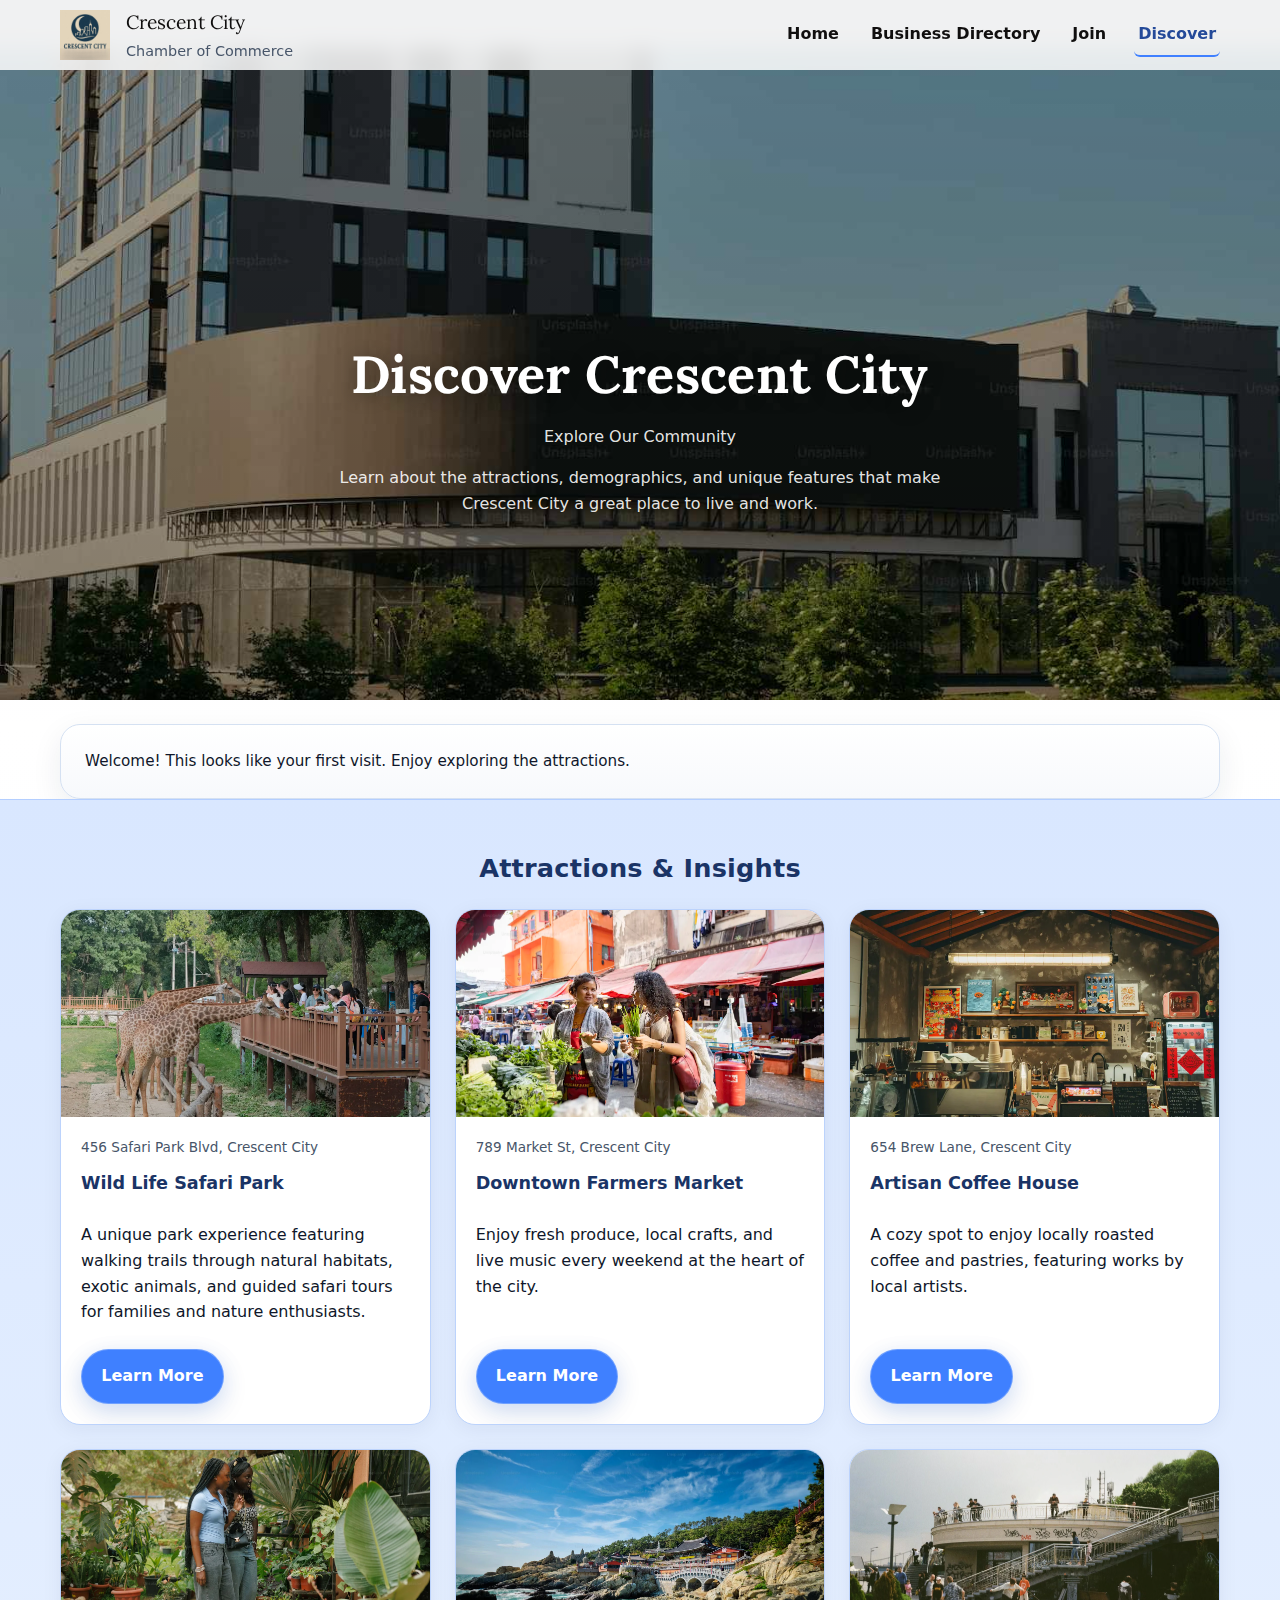
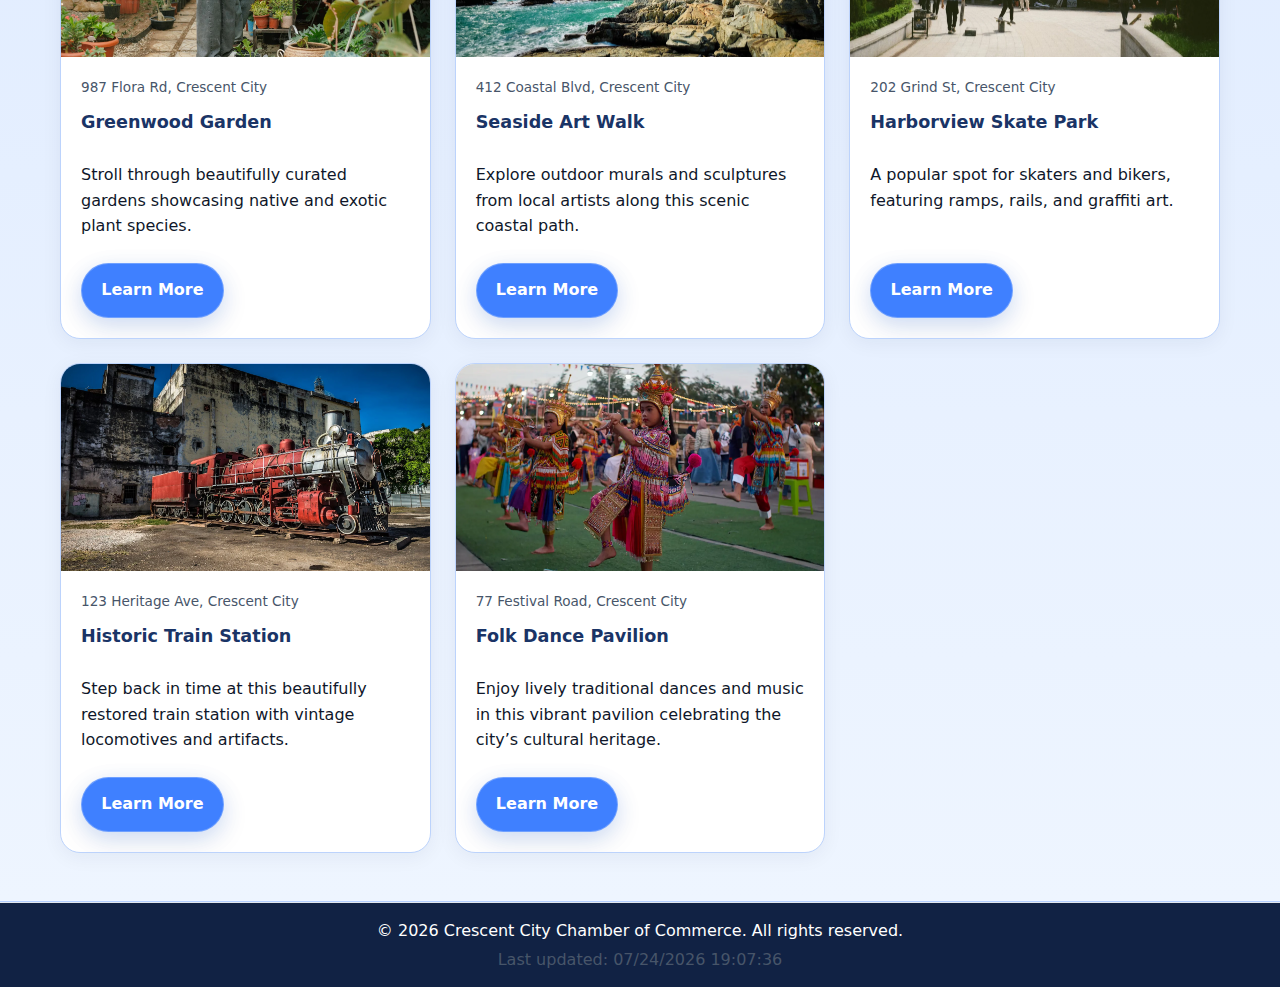
<file: discover.html>
<!DOCTYPE html>
<html lang="en">
<head>
  <meta charset="UTF-8" />
  <meta name="viewport" content="width=device-width, initial-scale=1" />
  <meta name="description" content="Explore the vibrant attractions and demographics of Crescent City. Discover what makes our community unique." />
  <meta name="author" content="Crescent City Chamber of Commerce" />
  <title>Crescent City Chamber of Commerce | Discover</title>

  <!-- OG / Twitter -->
  <meta property="og:title" content="Discover Crescent City" />
  <meta property="og:description" content="Explore the vibrant attractions and demographics of Crescent City. Discover what makes our community unique." />
  <meta property="og:image" content="https://impulsible.github.io/wdd231/chamber/images/city.jpeg" />
  <meta property="og:url" content="https://impulsible.github.io/wdd231/chamber/discover.html" />
  <meta property="og:type" content="website" />
  <meta name="twitter:card" content="summary_large_image" />

  <link rel="icon" href="images/download_1.png" type="image/png" />
  <link href="https://fonts.googleapis.com/css2?family=Lora:wght@700&display=swap" rel="stylesheet" />

  <!-- Use the same global stylesheet as Index. Remove page-specific medium/large css to avoid overrides. -->
  <link rel="stylesheet" href="styles/styles.css" />

  <meta name="theme-color" content="#3f80ff" />
</head>

<body class="discover-page">
  <a href="#main-content" class="skip-link">Skip to main content</a>

  <!-- Shared Header (same classes as index) -->
  <header class="site-header" role="banner">
    <div class="header-container layout-container">
      <div class="header-logo brand">
        <img src="images/download.png" alt="Crescent City Chamber Logo" width="150" height="50" loading="lazy" class="brand__logo" />
        <div class="logo-text brand__text">
          <span class="main-text brand__name">Crescent City</span><br />
          <span class="sub-text brand__tagline">Chamber of Commerce</span>
        </div>
      </div>

      <button class="hamburger nav-toggle" id="hamburgerBtn" aria-label="Toggle navigation" aria-expanded="false" aria-controls="primaryNav">☰</button>

      <nav id="primaryNav" class="site-nav" aria-label="Primary navigation" role="navigation">
        <ul class="nav-menu site-nav__menu">
          <li class="site-nav__item"><a href="index.html" class="site-nav__link">Home</a></li>
          <li class="site-nav__item"><a href="directory.html" class="site-nav__link">Business Directory</a></li>
          <li class="site-nav__item"><a href="join.html" class="site-nav__link">Join</a></li>
          <li class="site-nav__item"><a href="discover.html" class="site-nav__link active" aria-current="page">Discover</a></li>
        </ul>
      </nav>
    </div>
  </header>

  <main id="main-content" tabindex="-1">
    <!-- SAME hero pattern as index -->
    <section class="section section--hero" aria-label="Discover Crescent City">
      <div class="hero-media">
        <img src="images/premium4.jpg" alt="Crescent City skyline view" class="hero-image" width="1600" height="900" loading="lazy" />
      </div>
      <div class="hero__content">
        <h1 class="hero__title">Discover Crescent City</h1>
        <p class="hero__subtitle">Explore Our Community</p>
        <p class="hero__description">
          Learn about the attractions, demographics, and unique features that make Crescent City a great place to live and work.
        </p>
      </div>
    </section>

    <!-- Little visit message card (matches card style) -->
    <aside id="visit-message" class="layout-container">
      <div class="card" style="margin-top: var(--space-6);">
        <p class="muted" id="visitMessageText">Welcome! Enjoy exploring the attractions.</p>
      </div>
    </aside>

    <!-- Attractions grid using the SAME card/spotlight styles as index -->
    <section class="section section--spotlights" aria-labelledby="discover-title">
      <div class="layout-container">
        <h2 id="discover-title" class="section__title section__title--center">Attractions &amp; Insights</h2>

        <!-- Use grid-spotlights and spotlight cards (already styled in styles.css) -->
        <div id="discoverGrid" class="grid-spotlights" aria-live="polite"></div>
      </div>
    </section>
  </main>

  <!-- Shared Global Footer (matches index) -->
  <footer class="site-footer">
      <p class="footer__copy">&copy; <span id="year"></span> Crescent City Chamber of Commerce. All rights reserved.</p>
      <p class="footer__meta">Last updated: <span id="last-modified"></span></p>
    </div>
  </footer>

  <!-- Minimal scripts (same toggle + dynamic cards) -->
  <script>
    // Year/last-modified
    document.getElementById("year").textContent = new Date().getFullYear();
    document.getElementById("last-modified").textContent = document.lastModified;

    // Mobile nav toggle (same behavior as other pages)
    (function () {
      const btn = document.getElementById("hamburgerBtn");
      const nav = document.getElementById("primaryNav");
      let backdrop = document.getElementById("navBackdrop");

      function closeNav() {
        nav.classList.remove("active");
        document.body.classList.remove("nav-open");
        btn.setAttribute("aria-expanded", "false");
        if (backdrop) backdrop.remove();
      }

      btn.addEventListener("click", () => {
        const isOpen = nav.classList.toggle("active");
        document.body.classList.toggle("nav-open", isOpen);
        btn.setAttribute("aria-expanded", isOpen ? "true" : "false");

        if (isOpen) {
          backdrop = document.createElement("div");
          backdrop.id = "navBackdrop";
          backdrop.style.cssText = "position:fixed;inset:0;background:rgba(0,0,0,.35);z-index:999;";
          backdrop.addEventListener("click", closeNav, { once: true });
          document.body.appendChild(backdrop);
        } else {
          if (backdrop) backdrop.remove();
        }
      });

      window.addEventListener("resize", () => {
        if (window.innerWidth > 768) closeNav();
      });
      document.addEventListener("keydown", (e) => {
        if (e.key === "Escape") closeNav();
      });
    })();

    // Visit message example (optional)
    (function () {
      const el = document.getElementById("visitMessageText");
      if (!el) return;
      const last = localStorage.getItem("discoverLastVisit");
      const now = Date.now();
      localStorage.setItem("discoverLastVisit", String(now));
      if (!last) {
        el.textContent = "Welcome! This looks like your first visit. Enjoy exploring the attractions.";
      } else {
        const days = Math.max(1, Math.floor((now - Number(last)) / (1000 * 60 * 60 * 24)));
        el.textContent = `Welcome back! It’s been about ${days} day(s) since your last visit.`;
      }
    })();

    // Build cards from JSON using the SAME spotlight card markup
    (function () {
      const container = document.getElementById("discoverGrid");
      if (!container) return;

      const localData = [
        {
          "title": "Wild Life Safari Park",
          "image": "images/photo.webp",
          "address": "456 Safari Park Blvd, Crescent City",
          "description": "A unique park experience featuring walking trails through natural habitats, exotic animals, and guided safari tours for families and nature enthusiasts."
        },
        {
          "title": "Downtown Farmers Market",
          "image": "images/premium3.webp",
          "address": "789 Market St, Crescent City",
          "description": "Enjoy fresh produce, local crafts, and live music every weekend at the heart of the city."
        },
        {
          "title": "Artisan Coffee House",
          "image": "images/photo2.webp",
          "address": "654 Brew Lane, Crescent City",
          "description": "A cozy spot to enjoy locally roasted coffee and pastries, featuring works by local artists."
        },
        {
          "title": "Greenwood Garden",
          "image": "images/premium1.webp",
          "address": "987 Flora Rd, Crescent City",
          "description": "Stroll through beautifully curated gardens showcasing native and exotic plant species."
        },
        {
          "title": "Seaside Art Walk",
          "image": "images/premium2.webp",
          "address": "412 Coastal Blvd, Crescent City",
          "description": "Explore outdoor murals and sculptures from local artists along this scenic coastal path."
        },
        {
          "title": "Harborview Skate Park",
          "image": "images/photo5.webp",
          "address": "202 Grind St, Crescent City",
          "description": "A popular spot for skaters and bikers, featuring ramps, rails, and graffiti art."
        },
        {
          "title": "Historic Train Station",
          "image": "images/photo6.webp",
          "address": "123 Heritage Ave, Crescent City",
          "description": "Step back in time at this beautifully restored train station with vintage locomotives and artifacts."
        },
        {
          "title": "Folk Dance Pavilion",
          "image": "images/photo7.webp",
          "address": "77 Festival Road, Crescent City",
          "description": "Enjoy lively traditional dances and music in this vibrant pavilion celebrating the city’s cultural heritage."
        }
      ];

      function makeCard(item) {
        const article = document.createElement("article");
        article.className = "spotlight"; // uses index spotlight card style

        article.innerHTML = `
          <img class="spotlight__media" src="${item.image}" alt="${item.title}" loading="lazy">
          <div class="spotlight__body">
            <div class="spotlight__tier">${item.address}</div>
            <h3 class="spotlight__name">${item.title}</h3>
            <p>${item.description}</p>
            <a href="#" class="btn-primary spotlight__cta" aria-label="Learn more about ${item.title}">Learn More</a>
          </div>
        `;
        return article;
      }

      // Try remote JSON first, fallback to localData if it fails
      fetch('https://impulsible.github.io/wdd231/chamber/discover.json')
        .then(r => r.ok ? r.json() : Promise.reject(r.status))
        .then(data => {
          container.innerHTML = "";
          data.forEach(d => container.appendChild(makeCard(d)));
        })
        .catch(() => {
          container.innerHTML = "";
          localData.forEach(d => container.appendChild(makeCard(d)));
        });
    })();
  </script>
</body>
</html>
</file>
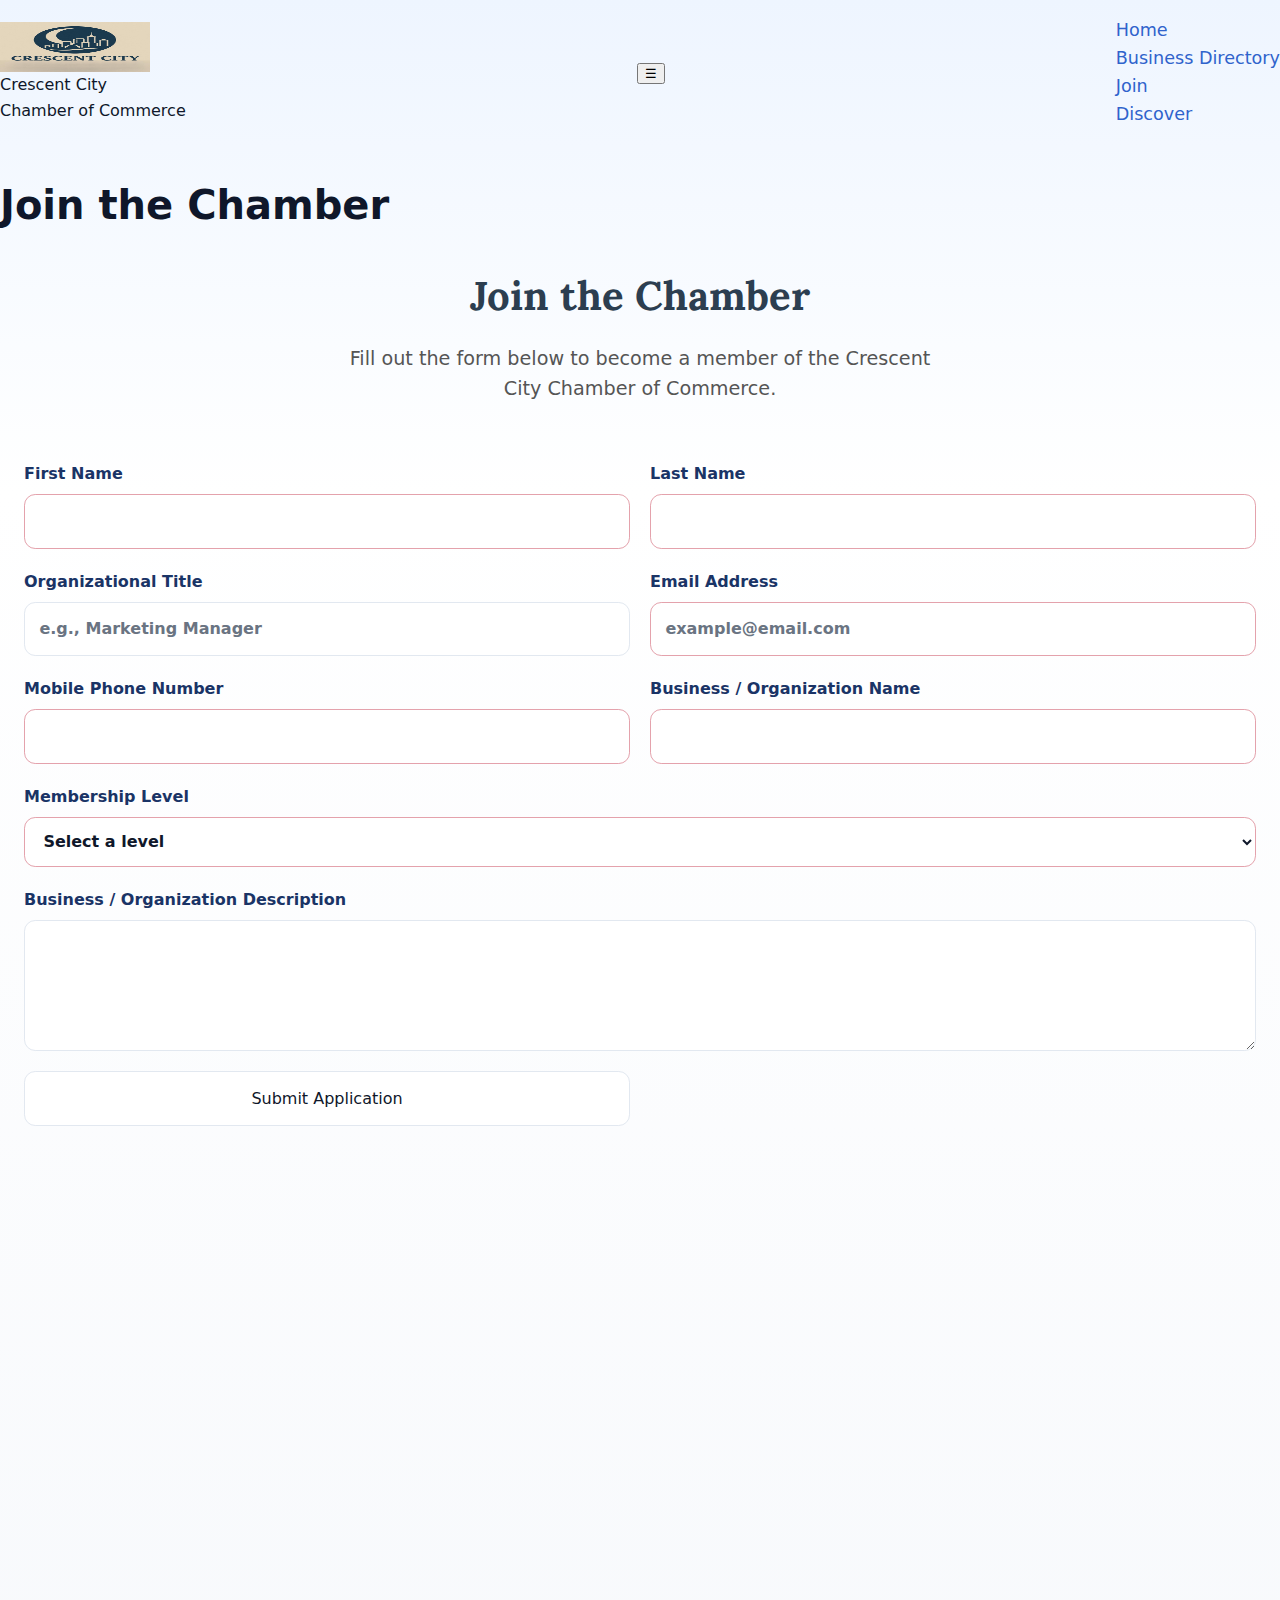
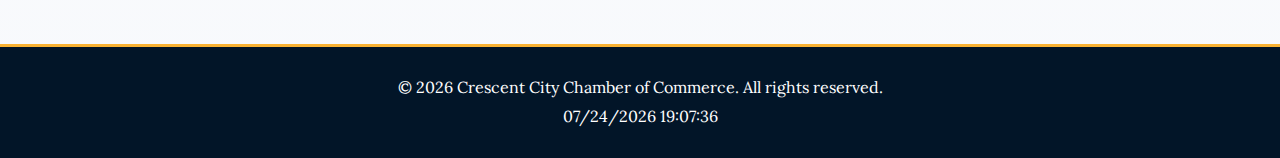
<file: join.html>
<!DOCTYPE html>
<html lang="en">
<head>
  <meta charset="UTF-8">
  <meta name="viewport" content="width=device-width, initial-scale=1">
  <title>Join | Crescent City Chamber of Commerce</title>
  <meta name="description" content="Join the Crescent City Chamber of Commerce by filling out the membership application form.">
  <meta name="author" content="Crescent City Chamber of Commerce">

  <!-- Open Graph -->
  <meta property="og:title" content="Crescent City Chamber of Commerce">
  <meta property="og:description" content="Empowering Crescent City's local businesses with resources, connections, and growth opportunities.">
  <meta property="og:image" content="https://impulsible.github.io/wdd231/chamber/images/city.jpeg">
  <meta property="og:url" content="https://impulsible.github.io/wdd231/chamber/directory.html">
  <meta property="og:type" content="website">

  <!-- Twitter Card -->
  <meta name="twitter:card" content="summary_large_image">
  <meta name="twitter:title" content="Crescent City Chamber of Commerce">
  <meta name="twitter:description" content="Discover opportunities, build connections, and grow your business within a vibrant local network.">
  <meta name="twitter:image" content="https://impulsible.github.io/wdd231/chamber/images/city.jpeg">

  <link rel="icon" href="images/download_1.png" type="image/png">
  <!-- Scripts -->
  <script src="scripts/scripts.js" defer></script>
  <script src="scripts/toggleview.js" defer></script>

  <link href="https://fonts.googleapis.com/css2?family=Lora:wght@700&display=swap" rel="stylesheet">
  <link rel="stylesheet" href="styles/styles.css">
  <link rel="stylesheet" href="styles/join.css">
</head>
<body class="join-page">

  <a href="#main-content" class="skip-link">Skip to main content</a>

  <header>
    <div class="header-container">
      <div class="header-logo">
        <img src="images/download.png" alt="Crescent City Chamber Logo" width="150" height="50" loading="lazy">
        <div class="logo-text">
          <span class="main-text">Crescent City</span><br>
          <span class="sub-text">Chamber of Commerce</span>
        </div>
      </div>

      <button class="hamburger" id="hamburgerBtn" aria-label="Toggle navigation" aria-expanded="false" aria-controls="primaryNav">
        ☰
      </button>

      <nav id="primaryNav" aria-label="Primary navigation" role="navigation">
        <ul class="nav-menu">
          <li><a href="index.html">Home</a></li>
          <li><a href="directory.html">Business Directory</a></li>
          <li><a href="join.html" class="active" aria-current="page">Join</a></li>
          <li><a href="discover.html">Discover</a></li>
        </ul>
      </nav>
    </div>
  </header>

  <main id="main-content" tabindex="-1">
    <h1>Join the Chamber</h1>

    <section class="form-intro">
  <h1>Join the Chamber</h1>
  <p>Fill out the form below to become a member of the Crescent City Chamber of Commerce.</p>
</section>


    <div class="container">
     <form class="join-form" method="get" action="thankyou.html" novalidate>
        <label for="firstName">
          First Name
          <input
            type="text"
            id="firstName"
            name="firstName"
            title="Enter your first name"
            autocomplete="given-name"
            required
          >
        </label>

        <label for="lastName">
          Last Name
          <input
            type="text"
            id="lastName"
            name="lastName"
            title="Enter your last name"
            autocomplete="family-name"
            required
          >
        </label>

        <label for="orgTitle">
          Organizational Title
          <input
            type="text"
            id="orgTitle"
            name="orgTitle"
            title="Enter your organizational title (at least 7 characters, letters, spaces or hyphens only)"
            autocomplete="organization-title"
            pattern="^[A-Za-z\s-]{7,}$"
            placeholder="e.g., Marketing Manager"
          >
        </label>

        <label for="email">
          Email Address
          <input
            type="email"
            id="email"
            name="email"
            title="Enter your email address"
            autocomplete="email"
            placeholder="example@email.com"
            required
          >
        </label>

        <label for="mobile">
          Mobile Phone Number
          <input
            type="tel"
            id="mobile"
            name="mobile"
            title="Enter your mobile phone number"
            autocomplete="tel"
            required
          >
        </label>

        <label for="businessName">
          Business / Organization Name
          <input
            type="text"
            id="businessName"
            name="businessName"
            title="Enter your business or organization name"
            autocomplete="organization"
            required
          >
        </label>

        <label for="membershipLevel">
          Membership Level
          <select id="membershipLevel" name="membershipLevel" title="Select your desired membership level" required>
            <option value="" disabled selected>Select a level</option>
            <option value="np">NP Membership (Non Profit)</option>
            <option value="bronze">Bronze Membership</option>
            <option value="silver">Silver Membership</option>
            <option value="gold">Gold Membership</option>
          </select>
        </label>

        <label for="businessDesc">
          Business / Organization Description
          <textarea
            id="businessDesc"
            name="businessDesc"
            title="Describe your business or organization"
            rows="4"
          ></textarea>
        </label>

        <input type="hidden" id="timestamp" name="timestamp">

        <input type="submit" value="Submit Application" id="submitBtn">

      </form>

      <div class="membership-cards" aria-label="Membership level information">
        <div class="membership-card" tabindex="0">
          <h3>NP Membership (Non Profit)</h3>
          <a href="#" data-modal="modal-np" aria-haspopup="dialog" aria-controls="modal-np">Benefits & Details</a>
        </div>
        <div class="membership-card" tabindex="0">
          <h3>Bronze Membership</h3>
          <a href="#" data-modal="modal-bronze" aria-haspopup="dialog" aria-controls="modal-bronze">Benefits & Details</a>
        </div>
        <div class="membership-card" tabindex="0">
          <h3>Silver Membership</h3>
          <a href="#" data-modal="modal-silver" aria-haspopup="dialog" aria-controls="modal-silver">Benefits & Details</a>
        </div>
        <div class="membership-card" tabindex="0">
          <h3>Gold Membership</h3>
          <a href="#" data-modal="modal-gold" aria-haspopup="dialog" aria-controls="modal-gold">Benefits & Details</a>
        </div>
      </div>
    </div>
  </main>

  <!-- Modals -->
  <div class="modal" id="modal-np" role="dialog" aria-modal="true" aria-labelledby="modal-np-title" tabindex="-1">
    <div class="modal-content">
      <button class="modal-close" aria-label="Close NP Membership modal">&times;</button>
      <h2 id="modal-np-title">NP Membership Benefits</h2>
      <ul>
        <li>No membership fee</li>
        <li>Access to nonprofit networking events</li>
        <li>Free listing in the business directory</li>
      </ul>
    </div>
  </div>

  <div class="modal" id="modal-bronze" role="dialog" aria-modal="true" aria-labelledby="modal-bronze-title" tabindex="-1">
    <div class="modal-content">
      <button class="modal-close" aria-label="Close Bronze Membership modal">&times;</button>
      <h2 id="modal-bronze-title">Bronze Membership Benefits</h2>
      <ul>
        <li>Invitation to exclusive events</li>
        <li>Discounts on workshops</li>
        <li>Basic advertising in newsletters</li>
      </ul>
    </div>
  </div>

  <div class="modal" id="modal-silver" role="dialog" aria-modal="true" aria-labelledby="modal-silver-title" tabindex="-1">
    <div class="modal-content">
      <button class="modal-close" aria-label="Close Silver Membership modal">&times;</button>
      <h2 id="modal-silver-title">Silver Membership Benefits</h2>
      <ul>
        <li>All Bronze benefits</li>
        <li>Priority event sponsorship</li>
        <li>Featured spotlight ads on homepage</li>
      </ul>
    </div>
  </div>

  <div class="modal" id="modal-gold" role="dialog" aria-modal="true" aria-labelledby="modal-gold-title" tabindex="-1">
    <div class="modal-content">
      <button class="modal-close" aria-label="Close Gold Membership modal">&times;</button>
      <h2 id="modal-gold-title">Gold Membership Benefits</h2>
      <ul>
        <li>All Silver benefits</li>
        <li>Premium advertising opportunities</li>
        <li>Free event space</li>
        <li>Exclusive training sessions</li>
      </ul>
    </div>
  </div>

  <footer>
  <p>© <span id="year">2025</span> Crescent City Chamber of Commerce. All rights reserved.</p>
  <p id="last-modified">Last updated: 05/25/2025 20:36:51</p>
</footer>


  <script>
    // Footer year and last modified date
    document.getElementById('year').textContent = new Date().getFullYear();
    document.getElementById('last-modified').textContent = document.lastModified;

    // Highlight current page nav link
    const currentPage = window.location.pathname.split('/').pop();
    document.querySelectorAll('.nav-menu a').forEach(link => {
      if(link.getAttribute('href') === currentPage){
        link.classList.add('active');
      }
    });

    // Set timestamp hidden input value to current date/time
    const timestampInput = document.getElementById('timestamp');
    timestampInput.value = new Date().toISOString();

    // Modal functionality
    const modalLinks = document.querySelectorAll('[data-modal]');
    const modals = document.querySelectorAll('.modal');
    const modalCloseButtons = document.querySelectorAll('.modal-close');

    modalLinks.forEach(link => {
      link.addEventListener('click', (e) => {
        e.preventDefault();
        const modalId = link.getAttribute('data-modal');
        const modal = document.getElementById(modalId);
        if(modal){
          modal.classList.add('active');
          modal.setAttribute('tabindex', '-1');
          modal.focus();
        }
      });
    });

    modalCloseButtons.forEach(button => {
      button.addEventListener('click', () => {
        const modal = button.closest('.modal');
        modal.classList.remove('active');
      });
    });

    // Close modal on Escape key
    window.addEventListener('keydown', (e) => {
      if(e.key === "Escape"){
        modals.forEach(modal => modal.classList.remove('active'));
      }
    });

    // Trap focus inside modal while open (basic)
    modals.forEach(modal => {
      modal.addEventListener('keydown', (e) => {
        if(e.key === 'Tab'){
          const focusableElements = modal.querySelectorAll('button, [href], input, select, textarea, [tabindex]:not([tabindex="-1"])');
          const firstEl = focusableElements[0];
          const lastEl = focusableElements[focusableElements.length -1];

          if(e.shiftKey){
            if(document.activeElement === firstEl){
              e.preventDefault();
              lastEl.focus();
            }
          } else {
            if(document.activeElement === lastEl){
              e.preventDefault();
              firstEl.focus();
            }
          }
        }
      });
    });
  </script>

  
  <script>
  // Set timestamp and save form data on submit

  document.addEventListener("DOMContentLoaded", () => {
    const form = document.querySelector(".join-form");
    const timestampField = document.getElementById("timestamp");

    form.addEventListener("submit", (event) => {
      if (!form.checkValidity()) {
        event.preventDefault();
        alert("Please fill out all required fields.");

        // Focus the first invalid field
        const firstInvalid = form.querySelector(":invalid");
        if (firstInvalid) firstInvalid.reportValidity();
        return;
      }

      // Save form data to localStorage
      const formData = {
        firstName: form.elements["firstName"].value,
        lastName: form.elements["lastName"].value,
        orgTitle: form.elements["orgTitle"].value,
        email: form.elements["email"].value,
        mobile: form.elements["mobile"].value,
        businessName: form.elements["businessName"].value,
        membershipLevel: form.elements["membershipLevel"].value,
        businessDesc: form.elements["businessDesc"].value,
        timestamp: new Date().toLocaleString()
      };

      timestampField.value = formData.timestamp;
      localStorage.setItem("formData", JSON.stringify(formData));
    });
  });
</script>
</body>
</html>
</file>
<file: styles/styles.css>
/* ================================
   Root theme + design tokens
================================ */
:root{
  --brand-50:#eef5ff;
  --brand-100:#d9e7ff;
  --brand-200:#b3ceff;
  --brand-300:#8db6ff;
  --brand-400:#669eff;
  --brand-500:#3f80ff; /* primary */
  --brand-600:#2f63cc;
  --brand-700:#244a99;
  --brand-800:#1a3466;
  --brand-900:#112244;

  --accent:#ffb703;
  --danger:#e63946;
  --success:#2a9d8f;

  --bg:#ffffff;
  --surface:#f7f9fc;
  --text:#0f172a;
  --muted:#475569;
  --border:#e2e8f0;
  --shadow: 0 10px 30px rgba(17,34,68,.08);

  --radius-lg: 1.25rem;
  --radius-md: .75rem;
  --radius-sm: .5rem;

  --container: 1200px;
  --space-1:.25rem;
  --space-2:.5rem;
  --space-3:.75rem;
  --space-4:1rem;
  --space-5:1.25rem;
  --space-6:1.5rem;
  --space-7:2rem;
  --space-8:2.5rem;
  --space-9:3rem;
}

/* ================================
   Base & helpers (mobile-first)
================================ */
*,
*::before,
*::after{ box-sizing: border-box; }
html{ scroll-behavior:smooth; }
body{
  margin:0;
  font-family: system-ui, -apple-system, Segoe UI, Roboto, Ubuntu, Cantarell, "Helvetica Neue", Arial, "Noto Sans", "Apple Color Emoji","Segoe UI Emoji", "Segoe UI Symbol";
  color:var(--text);
  background:var(--bg);
  line-height:1.6;
}
img{ max-width:100%; display:block; }
a{ color:var(--brand-600); text-decoration:none; }
a:hover{ text-decoration:underline; }
.skip-link{
  position:absolute; left:-9999px; top:auto; width:1px; height:1px; overflow:hidden;
}
.skip-link:focus{
  left:50%; transform:translateX(-50%);
  top:var(--space-4); width:auto; height:auto; padding:.5rem .75rem;
  background:var(--brand-600); color:#fff; border-radius:var(--radius-sm);
}
.layout-container{
  max-width:var(--container);
  margin-inline:auto;
  padding-inline: var(--space-5);
}

/* ================================
   Header / Nav (mobile-first)
================================ */
.site-header{
  --header-h: 72px; /* updated by JS at runtime */
  position: sticky; top: 0; z-index: 50;
  background: rgba(255,255,255,.85);
  backdrop-filter: blur(10px);
  -webkit-backdrop-filter: blur(10px);
  border-bottom: 1px solid rgba(226,232,240,.7);
  box-shadow: 0 2px 12px rgba(0,0,0,.03);
  transition: background .25s ease, border-color .25s ease, box-shadow .25s ease;
}
@supports not ((backdrop-filter: blur(10px))){
  .site-header{ background:#ffffff; }
}
.header-container{
  display:flex; align-items:center; justify-content:space-between;
  min-height:70px;
}
.brand{ display:flex; align-items:center; gap:var(--space-4); }
.brand__logo{ height:50px; width:auto; }
.brand__name{
  font-family: "Lora", serif;
  font-size:1.2rem; color:var(--brand-700);
}
.brand__tagline{ color:var(--muted); font-size:.9rem; }

/* ☰ hamburger (shown by default on mobile) */
.nav-toggle{
  font-size:1.75rem; line-height:1;
  background:none; border:none; color:var(--text);
  cursor:pointer; padding:var(--space-3);
  border-radius:10px;
}
.nav-toggle:hover{ background: var(--brand-50); }

/* Mobile nav panel */
.site-nav{
  position:absolute; inset:70px 0 auto 0; background:#fff;
  border-bottom:1px solid var(--border);
  transform: translateY(-120%); transition: transform .25s ease;
  will-change: transform; z-index:1000;
}
.site-nav.active{ transform: translateY(0); }

.site-nav__menu{
  list-style:none; margin:0; padding:0;
  display:flex; flex-direction:column; gap:0;
}
.site-nav__item{ border-top:1px solid var(--border); }
.site-nav__link{
  display:block; padding:1rem var(--space-5);
  font-weight:600; color:var(--text);
  border-bottom:2px solid transparent; border-radius:6px;
}
.site-nav__link:hover{ background:var(--brand-50); border-color:var(--brand-200); text-decoration:none; }
.site-nav__link.active{ border-color:var(--brand-500); color:var(--brand-700); }
.site-nav__link:focus-visible{ outline:3px solid var(--brand-200); outline-offset:2px; }
body.nav-open{ overflow:hidden; }

/* Desktop overrides */
@media (min-width: 769px){
  .nav-toggle{ display:none; }
  .site-nav{
    position: static; transform:none; border:0; background:transparent;
  }
  .site-nav__menu{
    flex-direction:row; gap:var(--space-6);
  }
  .site-nav__item{ border:0; }
  .site-nav__link{ padding:.5rem .25rem; display:inline-block; }
}

/* ================================
   Hero (mobile-first)
================================ */
.section--hero{
  position:relative; top:0; margin-top:0;
  min-height: 50vh;              /* mobile: smaller hero */
  display:grid; grid-template-areas: "stack";
  padding:0; overflow:hidden; border-bottom:none;
}
.hero-media{ grid-area:stack; position:relative; z-index:0; height:100%; width:100%; }
.hero-image{
  width:100%; height:100%; object-fit:cover; display:block;
  filter:saturate(1.05);
}
/* Overlay for legibility + soft vignette */
.section--hero::after{
  content:""; position:absolute; inset:0; z-index:1;
  background:
    radial-gradient(120% 100% at 50% 0%, rgba(0,0,0,.55) 0%, rgba(0,0,0,.35) 35%, rgba(0,0,0,.45) 100%),
    linear-gradient(180deg, rgba(0,0,0,.25), rgba(0,0,0,.45));
}
/* Raised, centered content */
.hero__content{
  grid-area:stack; z-index:2;
  display:flex; flex-direction:column; align-items:center; justify-content:center;
  text-align:center; padding: clamp(1.25rem, 4vw, 3rem); color:#fff;
  transform: translateY(-17%); /* lift the content slightly */
}
.hero__title{
  font-family:"Lora", serif; color:#fff;
  text-shadow:0 2px 18px rgba(0,0,0,.35);
  font-size: clamp(1.6rem, 5vw, 3.25rem); margin:0 0 .25rem; letter-spacing:.3px;
}
.hero__subtitle{ color:rgba(255,255,255,.9); margin:.25rem 0 1rem; }
.hero__description{ color:rgba(255,255,255,.9); max-width:65ch; margin:0 auto 1.25rem; }

/* Make header transparent over hero */
.site-header {
  position: absolute; /* instead of sticky */
  top: 0;
  left: 0;
  width: 100%;
  z-index: 50;

  border-bottom: none;
  box-shadow: none;
}

/* Optional: dark text for light hero or light text for dark hero */
.site-nav__link,
.brand__name {
  color: #100f0f; /* white nav text for visibility */
}
.site-nav__link:hover {
  border-color: rgba(255,255,255,0.5);
}

/* Hero now fills the entire screen height */
.section--hero {
  position: relative;
  margin: 0;
  padding: 0;
  min-height: 100vh; /* Full viewport */
  display: grid;
  grid-template-areas: "stack";
}

/* Hero image covers everything */
.hero-media {
  grid-area: stack;
  position: relative;
  z-index: 0;
  height: 100%;
  width: 100%;
}
.hero-image {
  width: 100%;
  height: 100%;
  object-fit: cover;
}

/* Dark overlay for text legibility */
.section--hero::after {
  content: "";
  position: absolute;
  inset: 0;
  z-index: 1;
  background: linear-gradient(180deg, rgba(0,0,0,.35), rgba(0,0,0,.45));
}

/* Hero content centered */
.hero__content {
  grid-area: stack;
  z-index: 2;
  display: flex;
  flex-direction: column;
  align-items: center;
  justify-content: center;
  text-align: center;
  padding: clamp(1.5rem, 4vw, 3rem);
  color: #fff;
  transform: translateY(-40px); /* raises text up a bit */
}


.btn-primary, .cta--primary{
  display:inline-block; background:var(--brand-500); color:#fff; font-weight:700;
  padding:.85rem 1.2rem; border-radius:999px;
  box-shadow: 0 6px 20px rgba(63,128,255,.18), var(--shadow);
  border:1px solid rgba(255,255,255,.25);
  transition: transform .08s ease, box-shadow .2s ease, background .2s ease;
}
.btn-primary:hover{ background:var(--brand-600); transform: translateY(-2px); box-shadow:0 10px 28px rgba(63,128,255,.28); }
.btn-primary:focus-visible{ outline:3px solid rgba(63,128,255,.35); outline-offset:2px; }

/* Larger screens: a bit taller, but capped */
@media (min-width: 992px){
  .section--hero{
    min-height: 60vh;
    max-height: 700px;
  }
}

/* ================================
   Sections & Cards (mobile-first)
================================ */
.section{ padding: var(--space-9) 0; }
.section__title{
  font-size: clamp(1.2rem, 2.2vw, 1.6rem);
  margin:0 0 var(--space-5); color:var(--brand-800); letter-spacing:.2px;
}
.section__title--center{ text-align:center; margin-inline:auto; }

/* Cards wrapper */
.section--cards{ /* optional fill screen if needed */ }
.grid--cards{
  display:grid; gap: var(--space-4);
  grid-template-columns: 1fr;              /* mobile: 1 col */
  align-items:stretch; padding: var(--space-7) var(--space-5);
}
.grid--cards > .card{ height:100%; display:flex; flex-direction:column; }
.card{
  background: linear-gradient(180deg, #fff, var(--surface));
  border: 1px solid color-mix(in srgb, var(--border) 85%, var(--brand-300));
  border-radius: var(--radius-lg);
  padding: var(--space-6);
  box-shadow: var(--shadow);
  transition: transform .15s ease, box-shadow .15s ease;
}
.card:hover{ transform: translateY(-2px); box-shadow: 0 10px 28px rgba(17,34,68,.12); }

/* scale up: 2 cols tablet, 3 cols desktop */
@media (min-width: 600px){
  .grid--cards{ grid-template-columns: repeat(2, minmax(0,1fr)); gap: var(--space-6); }
}
@media (min-width: 1024px){
  .grid--cards{ grid-template-columns: repeat(3, minmax(0,1fr)); }
}

/* Lists inside cards */
.list{ margin:0; padding:0; list-style:none; }
.events-list__item{ padding:.85rem 0; border-bottom:1px dashed var(--border); }
.events-list__item:last-child{ border-bottom:0; }
.event__name{ color:var(--brand-700); }

/* Weather blocks */
.weather, .forecast{ display:flex; align-items:center; gap: var(--space-4); flex-wrap:wrap; }
.weather__icon{ width:70px; height:70px; }
.weather .reading{ display:flex; flex-direction:column; gap:.25rem; }
.reading__temp{ font-weight:800; font-size:1.75rem; color:var(--brand-800); }
.badge{
  border:1px solid color-mix(in srgb, var(--border) 80%, var(--brand-200));
  background:#fff; border-radius:999px; padding:.25rem .5rem;
  font-size:.825rem; color:var(--muted);
}

/* Forecast mini-cards inside the Forecast card */
.forecast-cards{
  display:grid; gap: var(--space-4);
  grid-template-columns: repeat(3, 1fr);
}
.forecast-card-item{
  background:#fff; border:1px solid var(--border); border-radius:var(--radius-md);
  padding: var(--space-4); text-align:center; box-shadow: var(--shadow);
}
.forecast-card-item .day{ font-weight:700; color:var(--brand-700); }

/* ================================
   Member Spotlights (mobile-first)
================================ */
.section--spotlights{
  background: linear-gradient(180deg, var(--brand-100), var(--brand-50));
  border-top: 1px solid var(--brand-200);
  border-bottom: 1px solid var(--brand-200);
  padding-block: var(--space-9);
}
.section--spotlights .layout-container{
  max-width: var(--container);
  margin: 0 auto;
  padding-inline: var(--space-5);
}
#spotlight-title.section__title{ text-align:center; margin-bottom: var(--space-7); }

.grid-spotlights{
  display:grid; gap: var(--space-4);
  grid-template-columns: repeat(auto-fit, minmax(260px, 1fr));
}
@media (min-width: 900px){
  .grid-spotlights{ gap: var(--space-6); grid-template-columns: repeat(auto-fit, minmax(280px, 1fr)); }
}

.spotlight{
  display:flex; flex-direction:column;
  background:#fff;
  border: 1px solid color-mix(in srgb, var(--brand-200) 80%, var(--border));
  border-radius: var(--radius-lg);
  overflow:hidden;
  box-shadow: 0 4px 20px rgba(17,34,68,.06);
  transition: transform .15s ease, box-shadow .15s ease, border-color .15s ease;
}
.spotlight:hover{
  transform: translateY(-3px);
  box-shadow: 0 12px 32px rgba(17,34,68,.14);
  border-color: var(--brand-300);
}
.spotlight__media{
  width:100%; aspect-ratio:16/9; object-fit:cover; display:block;
}
.spotlight__body{
  flex:1; display:flex; flex-direction:column; gap:.5rem;
  padding: var(--space-5);
}
.spotlight__tier{ font-size:.85rem; color:var(--muted); font-weight:500; }
.spotlight__name{ margin:.1rem 0; font-size:1.1rem; font-weight:700; color:var(--brand-800); }
.spotlight__cta{ margin-top:auto; align-self:flex-start; }

/* Small device container padding */
@media (min-width:480px){
  .section--spotlights .layout-container{ padding-inline: var(--space-5); }
}

/* ================================
   Footer
================================ */
.site-footer{
  background: linear-gradient(180deg, #fff, var(--brand-50));
  border-top:1px solid var(--border);
}
.site-footer .container{
  padding: var(--space-7) var(--space-5);
  text-align:center;
}
.footer__copy{ margin:.2rem 0; }
.footer__meta{ margin:.2rem 0; color:var(--muted); }

/* ================================
   Global Card Content Polish
================================ */
.card{
  gap: var(--space-4);
}
.card :where(h2, h3){
  margin: 0; color: var(--brand-800); line-height: 1.3;
}
.card :where(h2){
  font-size: clamp(1.1rem, 1.6vw, 1.35rem);
  font-weight: 800; letter-spacing: .2px;
}
.card :where(h3){
  font-size: 1.05rem; font-weight: 700; color: var(--brand-700);
}
.card :where(h2 + p, h3 + p){
  margin-top: .25rem; color: var(--muted); font-size: .95rem;
}
.card p{ margin:0; color:var(--text); font-size:.95rem; line-height:1.65; }
.card :where(ul, ol){ margin:.25rem 0 0 1.1rem; padding:0; }
.card li{ margin:.35rem 0; padding-left:.15rem; }
.card a:not(.btn-primary){ color:var(--brand-600); text-decoration:underline; text-underline-offset:2px; }
.card a:not(.btn-primary):hover{ color:var(--brand-700); }
.card :where(.btn-primary, .cta--primary){ align-self:flex-start; margin-top:auto; }
.card .group + .group{ border-top:1px dashed var(--border); padding-top:var(--space-4); }
.card .lead-icon{ font-size:2rem; line-height:1; margin-bottom:var(--space-3); color:var(--brand-500); }

/* ================================
   Motion accessibility
================================ */
@media (prefers-reduced-motion: reduce){
  *{ animation:none !important; transition:none !important; }
}

/* Visually-hidden utility for the live region */
.sr-only {
  position:absolute !important;
  height:1px; width:1px;
  overflow:hidden; clip:rect(1px,1px,1px,1px);
  white-space:nowrap; border:0; padding:0; margin:-1px;
}

/* No-results message */
.no-results{
  text-align:center;
  margin: 1.25rem 0 2rem;
  color: var(--muted);
  background: var(--brand-50);
  border: 1px dashed var(--brand-200);
  padding: .85rem 1rem;
  border-radius: var(--radius-md);
}

/* ==== Card container (beautiful chrome) ==== */
.business-card{
  display:flex; flex-direction:column; height:100%;
  background:#fff;
  border:1px solid color-mix(in srgb, var(--border) 85%, var(--brand-300));
  border-radius: var(--radius-lg);
  overflow:hidden;
  box-shadow: var(--shadow);
  transition: transform .18s ease, box-shadow .18s ease, border-color .18s ease;
}
.business-card:hover{
  transform: translateY(-3px);
  box-shadow: 0 14px 34px rgba(17,34,68,.14);
  border-color: color-mix(in srgb, var(--brand-300) 40%, var(--border));
}

/* ==== Image frame (covers/crops beautifully) ==== */
.card__media{
  position:relative;
  aspect-ratio: 16 / 10;         /* consistent window for all images */
  overflow:hidden;
  background: var(--brand-50);
  border-bottom: 1px solid var(--border);
}
.card__img{
  width:100%; height:100%; object-fit:cover; display:block;
  transform: scale(1.02);
  transition: transform .35s ease, filter .35s ease;
  filter: saturate(1.02) contrast(1.02);
}
.business-card:hover .card__img{ transform: scale(1.06); }

/* Soft bottom scrim for text overlays (kept for future use) */
.card__media::after{
  content:""; position:absolute; inset:0;
  background: linear-gradient(180deg, rgba(0,0,0,0) 55%, rgba(0,0,0,.18) 100%);
  pointer-events:none;
}

/* ==== Member tier badge ==== */
.badge-tier{
  position:absolute; top:10px; left:10px;
  padding:.35rem .6rem;
  font-size:.8rem; font-weight:700;
  color:#112244;  /* readable over light badge bg */
  background:#fff;
  border:1px solid color-mix(in srgb, var(--brand-200) 60%, var(--border));
  border-radius:999px;
  box-shadow: 0 6px 18px rgba(17,34,68,.12);
}
.tier--platinum{ background: linear-gradient(180deg,#f7f8fb,#e8edf7); border-color:#d9e2f2; }
.tier--gold{     background: linear-gradient(180deg,#fff3bf,#ffe08a); border-color:#ffd166; }
.tier--silver{   background: linear-gradient(180deg,#f1f5f9,#e2e8f0); border-color:#d1d5db; }
.tier--bronze{   background: linear-gradient(180deg,#f8e7d6,#f3cfad); border-color:#eab98c; }

/* ==== Card body ==== */
.business-info{
  display:flex; flex-direction:column; gap:.45rem;
  padding: var(--space-6);
}
.business-info h3{
  margin:0; font-size:1.05rem; line-height:1.35; color:var(--brand-800);
}
.business-info p{ margin:0; color:var(--muted); font-size:.95rem; }
.business-info .btn-primary{
  margin-top:auto; /* CTA pins to bottom for equal-height cards */
  padding:.55rem .9rem; border-radius: var(--radius-md);
}

/* ==== Grid/List integration (uses your existing view toggles) ==== */
.directory-category-row.grid-view .business-card .card__media{ aspect-ratio: 16 / 10; }
.directory-category-row.list-view .business-card{
  display:grid; grid-template-columns: 220px 1fr; align-items:stretch; gap: var(--space-5);
}
@media (max-width: 720px){
  .directory-category-row.list-view .business-card{
    grid-template-columns: 1fr;
  }
}
.directory-category-row.list-view .card__media{
  aspect-ratio: 16 / 9; border:0; border-bottom:1px solid var(--border);
}

/* =========================
   Softer page & section bg
========================= */
body{
  /* subtle brand tint instead of flat white */
  background:
    linear-gradient(180deg, var(--brand-50), #fff 28%, var(--surface) 100%);
}

.directory-wrapper{
  /* give the directory area its own soft panel */
  background: linear-gradient(180deg, #fff, var(--surface));
  border: 1px solid color-mix(in srgb, var(--border) 85%, var(--brand-200));
  border-radius: var(--radius-lg);
  padding: var(--space-7) var(--space-5);
  box-shadow: var(--shadow);
  margin-top: var(--space-7);
}

/* Category headers pop against the softer bg */
.directory-category-title{
  background: linear-gradient(180deg, var(--brand-100), var(--brand-50));
  border: 1px solid var(--brand-200);
  color: var(--brand-800);
  padding: .75rem 1rem;
  border-radius: var(--radius-md);
  margin: var(--space-7) 0 var(--space-5);
}

/* Cards—slight tint instead of stark white */
.business-card{
  background: linear-gradient(180deg, #fff, var(--surface));
  border: 1px solid color-mix(in srgb, var(--border) 85%, var(--brand-300));
}

/* =========================
   Grid/List toggle styles
========================= */
.view-toggle{
  margin: var(--space-6) 0 var(--space-5);
}

.view-toggle-buttons{
  display: inline-flex;
  align-items: center;
  gap: 0;
  border: 1px solid var(--brand-200);
  background: #fff;
  border-radius: 999px;
  padding: .25rem;
  box-shadow: var(--shadow);
}

/* base button look */
.view-toggle-buttons button{
  appearance: none;
  border: 0;
  background: transparent;
  color: var(--brand-700);
  padding: .55rem 1rem;
  font-weight: 700;
  border-radius: 999px;
  cursor: pointer;
  transition: background .2s ease, color .2s ease, transform .05s ease;
}

/* icons using text, no extra markup needed */
#gridBtn::before{ content: "▦ "; font-weight: 900; }
#listBtn::before{ content: "≣ "; font-weight: 900; }

.view-toggle-buttons button:hover{
  background: var(--brand-50);
}

.view-toggle-buttons button:active{
  transform: translateY(1px);
}

/* active (aria-pressed=true) state */
.view-toggle-buttons button[aria-pressed="true"]{
  background: var(--brand-500);
  color: #fff;
  box-shadow: 0 6px 18px rgba(63,128,255,.28);
}

/* keyboard focus */
.view-toggle-buttons button:focus-visible{
  outline: 3px solid var(--brand-200);
  outline-offset: 3px;
  border-radius: 999px;
}

/* =========================
   3-up grid (responsive)
========================= */
.directory-category-row{
  display: grid;
  gap: var(--space-6);
}

/* GRID: 3/2/1 columns */
.directory-category-row.grid-view{
  grid-template-columns: repeat(3, minmax(0, 1fr));
}
@media (max-width: 1024px){
  .directory-category-row.grid-view{
    grid-template-columns: repeat(2, minmax(0, 1fr));
  }
}
@media (max-width: 640px){
  .directory-category-row.grid-view{
    grid-template-columns: 1fr;
  }
}

/* LIST: single column, media left */
.directory-category-row.list-view{
  grid-template-columns: 1fr;
}
.directory-category-row.list-view .business-card{
  display:grid;
  grid-template-columns: 220px 1fr;
  align-items: stretch;
  gap: var(--space-5);
  padding: var(--space-5);
}
@media (max-width: 720px){
  .directory-category-row.list-view .business-card{
    grid-template-columns: 1fr; /* stack on small screens */
  }
}

/* media sizing per view */
.directory-category-row.grid-view .card__media{ aspect-ratio: 16/10; }
.directory-category-row.list-view .card__media{ aspect-ratio: 16/9; }

/* nicer images in list mode */
.directory-category-row.list-view .card__img{
  border-radius: var(--radius-md);
}
/* ===== Centered controls wrapper ===== */
.directory-controls{
  display:flex;
  flex-direction:column;
  align-items:center;         /* center everything horizontally */
  gap: clamp(1rem, 2vw, 1.5rem);
  margin: var(--space-7) auto var(--space-6);
}

/* ===== Toggle (centered pill) ===== */
.view-toggle{ width:100%; display:flex; justify-content:center; }
.view-toggle-buttons{
  display:inline-flex; align-items:center; gap:0;
  border:1px solid var(--brand-200);
  background:#fff;
  border-radius:999px;
  padding:.25rem;
  box-shadow: var(--shadow);
}
.view-toggle-buttons button{
  appearance:none; border:0; background:transparent;
  color:var(--brand-700);
  padding:.6rem 1rem;
  font-weight:700; border-radius:999px; cursor:pointer;
  transition: background .2s ease, color .2s ease, transform .05s ease;
}
#gridBtn::before{ content:"▦ "; font-weight:900; }
#listBtn::before{ content:"≣ "; font-weight:900; }
.view-toggle-buttons button:hover{ background:var(--brand-50); }
.view-toggle-buttons button[aria-pressed="true"]{
  background:var(--brand-500); color:#fff;
  box-shadow:0 6px 18px rgba(63,128,255,.28);
}

/* ===== Search card (centered content) ===== */
.directory-search{
  width:100%;
  max-width: 880px;                   /* keeps the block nicely narrow */
  text-align:center;                  /* center text */
  background: linear-gradient(180deg, #fff, var(--surface));
  border:1px solid color-mix(in srgb, var(--border) 85%, var(--brand-200));
  border-radius: var(--radius-lg);
  padding: clamp(1rem, 3vw, 2rem);
  box-shadow: var(--shadow);
}
.directory-search .section__title{
  margin: 0 0 .75rem;
  color: var(--brand-800);
  font-size: clamp(1.2rem, 2.2vw, 1.6rem);
}

/* Centered input */
.search-input{
  width:100%;
  max-width: 720px;                   /* centered field width */
  margin-inline:auto;
  padding:.9rem 1rem;
  font-size:1rem;
  border:1.5px solid var(--border);
  border-radius: var(--radius-md);
  box-shadow: inset 0 1px 0 rgba(17,34,68,.03);
}

/* ===== Popular Categories (centered chips) ===== */
.categories{ margin-top: .9rem; }
.categories__label{
  display:block; margin-bottom:.5rem;
  color: var(--muted);
}
.categories__chips{
  display:flex; flex-wrap:wrap; justify-content:center; /* center chips */
  gap:.6rem; list-style:none; padding:0; margin:0;
}
.categories__chips a{
  display:inline-block;
  padding:.45rem .8rem;
  background: var(--brand-500);
  color:#fff; border-radius:999px;
  font-size:.9rem; text-decoration:none; font-weight:600;
  border:1px solid rgba(255,255,255,.25);
  transition: transform .05s ease, background .2s ease;
}
.categories__chips a:hover{ background: var(--brand-600); }
.categories__chips a:active{ transform: translateY(1px); }

/* ===== Softer page bg so the centered card pops ===== */
body{
  background: linear-gradient(180deg, var(--brand-50), #fff 28%, var(--surface) 100%);
}
.no-results{
  text-align:center;
  margin: 1rem 0 2rem;
  color: var(--muted);
  background: var(--brand-50);
  border: 1px dashed var(--brand-200);
  padding: .85rem 1rem;
  border-radius: var(--radius-md);
}
/* ===== Prevent horizontal overflow anywhere ===== */
html, body { overflow-x: hidden; }

/* ===== Strong, safe container for directory ===== */
.directory-content.layout-container{
  max-width: var(--container);
  margin-inline: auto;
  padding-inline: var(--space-5);
}

/* If something inside tries to be wider than screen, clamp it */
.directory-content { contain: layout paint; }

/* ===== Grid (3/2/1) with safe columns ===== */
.directory-category-row{
  display: grid;
  gap: var(--space-6);
}
.directory-category-row.grid-view{
  grid-template-columns: repeat(3, minmax(0, 1fr));
}
@media (max-width: 1024px){
  .directory-category-row.grid-view{
    grid-template-columns: repeat(2, minmax(0, 1fr));
  }
}
@media (max-width: 640px){
  .directory-category-row.grid-view{
    grid-template-columns: 1fr;
  }
}

/* ===== Cards: avoid overflow from long text ===== */
.business-card{
  min-width: 0;                 /* allow to shrink inside grid */
  word-wrap: break-word;
  overflow: hidden;             /* clip any accidental overflow */
}

/* ===== Card media (grid view) ===== */
.directory-category-row.grid-view .card__media{
  aspect-ratio: 16 / 10;
}

/* ===== List view layout: image left, content right ===== */
.directory-category-row.list-view{
  grid-template-columns: 1fr;   /* one card per row */
}
/* Two-column card with fixed media width */
.directory-category-row.list-view .business-card{
  display: grid;
  grid-template-columns: 240px 1fr;
  align-items: start;
  gap: var(--space-5);
  padding: var(--space-5);
  border: 1px solid var(--border);
  border-radius: var(--radius-lg);
  background: linear-gradient(180deg, #fff, var(--surface));
  box-shadow: var(--shadow);
}
@media (max-width: 800px){
  .directory-category-row.list-view .business-card{
    grid-template-columns: 200px 1fr;
  }
}
@media (max-width: 640px){
  .directory-category-row.list-view .business-card{
    grid-template-columns: 1fr;   /* stack on phones */
  }
}

/* Media in list view: fixed height so it never overwhelms text */
.directory-category-row.list-view .card__media{
  height: 160px;
  aspect-ratio: auto;
  border: 0;
  border-radius: var(--radius-md);
  overflow: hidden;
}
@media (max-width: 640px){
  .directory-category-row.list-view .card__media{
    height: 180px;                /* a bit taller when stacked */
  }
}

/* Image fits its frame properly */
.card__img{
  width: 100%;
  height: 100%;
  object-fit: cover;             /* fills without distortion */
  display: block;
}

/* Make sure the text column can shrink nicely */
.directory-category-row.list-view .business-info{
  min-width: 0;
}

/* Tidy headings in list mode */
.directory-category-row.list-view .business-info h3{
  margin-top: 0;
}

/* ===== Filters bar ===== */
.directory-filters{
  margin: var(--space-6) auto var(--space-2);
}
.filters-row{
  display: grid;
  grid-template-columns: repeat(2, minmax(0, 320px));
  gap: var(--space-4);
  justify-content: center;       /* center the pair */
}
@media (max-width: 560px){
  .filters-row{ grid-template-columns: 1fr; }
}
.filter-group{
  display: grid; gap: .35rem;
}
.filter-group label{
  font-weight: 700; color: var(--brand-800);
}
.filter-group select{
  appearance: none;
  padding: .7rem .9rem;
  border: 1.5px solid var(--border);
  border-radius: var(--radius-md);
  background: #fff;
  font-size: .95rem;
}

/* ===== Toggle buttons (keep them centered) ===== */
.view-toggle{ display:flex; justify-content:center; }
.view-toggle-buttons{
  display:inline-flex; align-items:center;
  border:1px solid var(--brand-200);
  background:#fff; padding:.25rem; border-radius:999px;
  box-shadow: var(--shadow);
}
.view-toggle-buttons button{
  appearance:none; border:0; background:transparent;
  padding:.6rem 1rem; border-radius:999px; font-weight:700;
  color:var(--brand-700); cursor:pointer;
}
.view-toggle-buttons button[aria-pressed="true"]{
  background:var(--brand-500); color:#fff;
}
#gridBtn::before{ content:"▦ "; font-weight:900; }
#listBtn::before{ content:"≣ "; font-weight:900; }

.site-header {
  z-index: 1000;
}

/* Mobile nav styling */
@media (max-width: 768px){
  .site-nav {
    position: fixed;
    top: var(--header-h, 70px);
    left: 0; right: 0;
    background: #fff;
    max-height: calc(100vh - var(--header-h, 70px));
    overflow-y: auto;
    border-bottom: 1px solid #ccc;
    opacity: 0;
    visibility: hidden;
    pointer-events: none;
    transform: translateY(-8px);
    transition: opacity .2s ease, transform .2s ease, visibility .2s step-end;
  }
  .site-nav.active {
    opacity: 1;
    visibility: visible;
    pointer-events: auto;
    transform: translateY(0);
    transition: opacity .2s ease, transform .2s ease, visibility 0s;
  }
  .site-nav__menu {
    flex-direction: column;
    padding: 0;
    margin: 0;
  }
  .site-nav__item {
    border-top: 1px solid #ccc;
  }
  .site-nav__link {
    padding: 1rem;
    display: block;
  }
}

/* Backdrop */
#navBackdrop {
  position: fixed;
  inset: 0;
  background: rgba(0,0,0,0.35);
  opacity: 0;
  visibility: hidden;
  pointer-events: none;
  transition: opacity .2s ease, visibility .2s step-end;
  z-index: 999;
}
#navBackdrop.show {
  opacity: 1;
  visibility: visible;
  pointer-events: auto;
  transition: opacity .2s ease, visibility 0s;
}

/* Lock scroll */
body.nav-open {
  overflow: hidden;
  touch-action: none;
}

/* =========================================
   Join Page (mobile-first)
   depends on global tokens in :root
========================================= */

/* Page hero-lite */
.section--hero-lite {
  background: linear-gradient(180deg, var(--brand-50), #fff);
  border-bottom: 1px solid var(--border);
  padding: var(--space-7) 0 var(--space-6);
}
.page-title {
  margin: 0 0 .35rem;
  font-family: "Lora", serif;
  font-size: clamp(1.4rem, 3.2vw, 2rem);
  color: var(--brand-800);
}
.page-subtitle {
  margin: 0;
  color: var(--muted);
  max-width: 65ch;
}

/* Layout: form + side cards */
.section--join {
  padding: var(--space-8) 0 var(--space-9);
  background: linear-gradient(180deg, #fff, var(--brand-50));
  border-top: 1px solid var(--border);
}
.join-grid {
  display: grid;
  gap: var(--space-6);
  grid-template-columns: 1fr; /* mobile */
}
@media (min-width: 960px) {
  .join-grid {
    grid-template-columns: minmax(0, 2fr) minmax(0, 1.2fr); /* form | membership cards */
    align-items: start;
  }
}

/* Generic card styling to sit on top of global .card */
.join-form.card,
.membership-card.card,
.modal-content.card {
  background: #fff;
  border: 1px solid color-mix(in srgb, var(--border) 85%, var(--brand-300));
  border-radius: var(--radius-lg);
  box-shadow: var(--shadow);
}

/* ====== Form Card ====== */
.join-form {
  display: grid;
  gap: var(--space-5);
  padding: var(--space-6);
}
.join-form .section__title {
  margin: 0 0 .25rem;
  color: var(--brand-800);
}
.join-form label {
  display: grid;
  gap: .45rem;
  font-weight: 600;
  color: var(--brand-800);
}
.join-form input,
.join-form select,
.join-form textarea {
  width: 100%;
  padding: .85rem .9rem;
  font: inherit;
  border-radius: .7rem;
  border: 1px solid var(--border);
  background: #fff;
  color: var(--text);
  transition: border-color .15s ease, box-shadow .15s ease, background .15s ease;
}
.join-form input::placeholder,
.join-form textarea::placeholder {
  color: color-mix(in srgb, var(--muted) 70%, #bbb);
}
.join-form input:focus,
.join-form select:focus,
.join-form textarea:focus {
  outline: none;
  border-color: var(--brand-400);
  box-shadow: 0 0 0 4px color-mix(in srgb, var(--brand-200) 45%, transparent);
}
.join-form input:invalid,
.join-form select:invalid,
.join-form textarea:invalid {
  border-color: color-mix(in srgb, var(--danger) 40%, var(--border));
}

/* Two-column fields at desktop for better scanning */
@media (min-width: 720px) {
  .join-form {
    grid-template-columns: 1fr 1fr;
  }
  .join-form .section__title {
    grid-column: 1 / -1;
  }
  .join-form label[for="businessDesc"],
  .join-form label[for="membershipLevel"],
  .join-form button[type="submit"] {
    grid-column: 1 / -1;
  }
}

/* Submit button */
.join-form .btn-primary {
  justify-self: start;
  padding: .95rem 1.2rem;
  border: 1px solid rgba(255,255,255,.25);
}

/* Helper muted text */
.muted { color: var(--muted); }

/* ====== Membership Cards (right column) ====== */
.membership-cards {
  display: grid;
  gap: var(--space-5);
  align-content: start;
}
.membership-card {
  padding: var(--space-5);
  display: grid;
  gap: .5rem;
}
.membership-card h3 {
  margin: 0;
  color: var(--brand-800);
  font-size: 1.05rem;
}
.membership-card .btn-secondary {
  display: inline-block;
  font-weight: 700;
  padding: .6rem .9rem;
  border-radius: 999px;
  border: 1px solid var(--brand-200);
  background: linear-gradient(180deg, #fff, var(--brand-50));
  color: var(--brand-700);
  text-decoration: none;
  transition: transform .08s ease, box-shadow .2s ease, background .2s ease, border-color .2s ease;
}
.membership-card .btn-secondary:hover {
  transform: translateY(-2px);
  box-shadow: var(--shadow);
  border-color: var(--brand-300);
}

/* ====== Modals ====== */
.modal {
  position: fixed;
  inset: 0;
  z-index: 1100;
  display: grid;
  place-items: center;
  background: rgba(17, 34, 68, .35);
  opacity: 0;
  visibility: hidden;
  pointer-events: none;
  transition: opacity .18s ease, visibility .18s step-end;
  padding: var(--space-6);
}
.modal.active {
  opacity: 1;
  visibility: visible;
  pointer-events: auto;
  transition: opacity .18s ease, visibility 0s;
}
.modal-content {
  width: min(720px, 100%);
  padding: var(--space-6);
  position: relative;
  animation: popIn .16s ease-out;
}
@keyframes popIn {
  from { transform: translateY(6px) scale(.992); opacity: .96; }
  to   { transform: translateY(0) scale(1); opacity: 1; }
}
.modal-content h2 {
  margin-top: 0;
  color: var(--brand-800);
}
.modal-content .list {
  margin: .25rem 0 0 1.1rem;
}
.modal-close {
  position: absolute;
  top: .35rem;
  right: .5rem;
  font-size: 1.8rem;
  line-height: 1;
  background: none;
  border: none;
  color: var(--muted);
  cursor: pointer;
  padding: .25rem .5rem;
  border-radius: .5rem;
}
.modal-close:hover { background: var(--brand-50); color: var(--brand-700); }

.site-footer .container { max-width: var(--container); margin: 0 auto; }

@media (max-width: 480px) {
  .join-form { padding: var(--space-5); }
  .membership-card { padding: var(--space-5); }
}

/* Footer full width styling */
.site-footer {
  background: var(--brand-900);
  color: #fff;
  padding: var(--space-3) 0;
  text-align: center;
  width: 100%;
}

.site-footer a {
  color: var(--brand-200);
  text-decoration: none;
}

.site-footer a:hover {
  text-decoration: underline;
}

.footer-nav {
  margin: var(--space-3) 0;
}

.footer-nav a {
  margin: 0 var(--space-2);
}

.fee-table.card {
  max-width: 900px;           /* keep it from stretching too wide */
  margin: 2rem auto;          /* center horizontally */
  padding: 2rem;
  background: #fff;           /* or use your card background */
  border-radius: 8px;
  box-shadow: 0 2px 6px rgba(0,0,0,0.1);
}

.fee-table__wrap {
  overflow-x: auto;           /* make mobile scrolling possible */
  width: 100%;
}

.fee-table__table {
  width: 100%;
  border-collapse: collapse;
  text-align: left;
}

.fee-table__table th,
.fee-table__table td {
  padding: 0.75rem 1rem;
  border-bottom: 1px solid #ddd;
}

.fee-table__table thead {
  background: #f7f7f7;
}

.fee-table__table th {
  font-weight: bold;
}

.fee-table__table tbody tr:hover {
  background: #fafafa;        /* subtle hover effect */
}

#fees-note {
  font-size: 0.9rem;
  margin-top: 1rem;
  color: #666;
  text-align: center;         /* center note under table */
}

.thankyou-list {
  list-style: none;
  padding: 0;
  margin: 1rem auto;
  max-width: 600px;
  text-align: left;
}

.thankyou-list li {
  background: rgba(255, 255, 255, 0.05);
  margin: 0.5rem 0;
  padding: 0.75rem 1rem;
  border-radius: 8px;
  border: 1px solid var(--border, rgba(255,255,255,0.2));
}
</file>
<file: styles/join.css>
body.thankyou-page {
  font-family: 'Lora', serif;
  background: linear-gradient(to right, #f8f9fa, #e9ecef);
  color: #343a40;
  margin: 0;
  padding: 0;
  display: flex;
  flex-direction: column;
  min-height: 100vh;
}

body.thankyou-page main {
  flex: 1;
  display: flex;
  flex-direction: column;
  align-items: center;
  justify-content: center;
  padding: 4rem 1rem;
  text-align: center;
}

body.thankyou-page main h1 {
  font-size: 3rem;
  color: #004085;
  margin-bottom: 1rem;
}

body.thankyou-page main p {
  font-size: 1.2rem;
  max-width: 600px;
  margin-bottom: 2rem;
}

body.thankyou-page .return-home-btn {
  display: inline-block;
  margin-top: 2rem;
  padding: 0.75rem 1.5rem;
  background: linear-gradient(135deg, #0d6efd, #6610f2);
  color: #fff;
  text-decoration: none;
  font-weight: 600;
  border-radius: 30px;
  box-shadow: 0 4px 15px rgba(0, 0, 0, 0.2);
  transition: all 0.3s ease;
}

body.thankyou-page .return-home-btn:hover {
  background: linear-gradient(135deg, #6610f2, #0d6efd);
  transform: translateY(-2px);
  box-shadow: 0 6px 20px rgba(0, 0, 0, 0.3);
}

body.thankyou-page .return-home-btn:focus {
  outline: 3px solid #fff;
  outline-offset: 3px;
}

/* Footer Styling - Scoped */
body.thankyou-page footer.footer {
  background-color: #212529;
  color: #adb5bd;
  padding: 2rem 1rem;
  font-size: 0.9rem;
}

body.thankyou-page footer .container {
  max-width: 1200px;
  margin: 0 auto;
  display: flex;
  flex-direction: column;
  gap: 2rem;
  text-align: center;
}

@media (min-width: 768px) {
  body.thankyou-page footer .container {
    flex-direction: row;
    justify-content: space-between;
    text-align: left;
  }
}

body.thankyou-page .footer a {
  color: #adb5bd;
  text-decoration: none;
}

body.thankyou-page .footer a:hover {
  color: #ffffff;
}

body.thankyou-page .footer i {
  font-size: 1.5rem;
}

body.thankyou-page .footer-container {
  max-width: 1200px;
  margin: 0 auto;
  display: flex;
  flex-direction: column;
  text-align: center;
  gap: 1.5rem;
}

body.thankyou-page .footer-column {
  flex: 1;
}

body.thankyou-page .footer-left,
body.thankyou-page .footer-center,
body.thankyou-page .footer-right {
  display: flex;
  flex-direction: column;
  align-items: center;
}

body.thankyou-page .footer h4 {
  font-size: 1rem;
  margin-bottom: 0.5rem;
}

@media (min-width: 768px) {
  body.thankyou-page .footer-container {
    flex-direction: row;
    text-align: left;
  }

  body.thankyou-page .footer-left {
    align-items: flex-start;
  }

  body.thankyou-page .footer-center {
    align-items: center;
    text-align: center;
  }

  body.thankyou-page .footer-right {
    align-items: flex-end;
  }
}

  

    .thank-you-main {
  padding-top: 6rem; /* pushes content below header */
  text-align: center;
}

.thank-you-heading {
  font-size: 3rem;
  color: #2c3e50;
  margin-bottom: 1rem;
}

.form-summary {
  list-style: none;
  padding: 0;
  text-align: left;
  max-width: 600px;
  margin: 1rem auto;
}

.form-summary li {
  padding: 0.5rem;
  border-bottom: 1px solid #ccc;
}

.return-home-btn {
  display: inline-block;
  margin-top: 2rem;
  padding: 0.75rem 1.5rem;
  background-color: #006494;
  color: white;
  border-radius: 8px;
  text-decoration: none;
  font-weight: bold;
}

footer {
  margin-top: 4rem;
  text-align: center;
  font-size: 0.9rem;
  background-color: #f4f4f4;
  padding: 1rem;
}


.thankyou-container {
  margin-top: 120px;
  padding: 2rem;
  background-color: #f8f9fa;
  border-radius: 12px;
  max-width: 800px;
  margin-left: auto;
  margin-right: auto;
  box-shadow: 0 0 12px rgba(0,0,0,0.1);
  text-align: center;
}

.thankyou-heading {
  font-size: 2.5rem;
  color: #005f73;
  margin-bottom: 1rem;
}

.form-summary {
  text-align: left;
  margin-top: 1rem;
  padding: 1rem;
  background: #fff;
  border: 1px solid #ccc;
  border-radius: 8px;
  list-style: none;
}

.return-home-btn {
  display: inline-block;
  margin-top: 2rem;
  padding: 0.75rem 1.5rem;
  background-color: #005f73;
  color: #fff;
  text-decoration: none;
  border-radius: 8px;
  transition: background 0.3s ease;
}

.return-home-btn:hover {
  background-color: #003845;
}

tyle>
    main {
      padding-top: 100px; /* Ensure content is below header */
      text-align: center;
    }
    h1 {
      font-size: 2.5rem;
      margin-bottom: 1rem;
    }
    ul {
      list-style: none;
      padding: 0;
      margin-top: 1rem;
      font-size: 1.1rem;
    }
    footer {
      text-align: center;
      padding: 1rem;
      background: #f0f0f0;
      margin-top: 2rem;
    }
  footer {
  background-color: #021528; /* Dark blue chamber color */
  color: #ffffff;
  text-align: center;
  padding: 1rem 1.5rem;
  font-family: 'Lora', serif;
  font-size: 0.9rem;
  border-top: 3px solid #f9b233; /* Gold accent color */
  margin-top: 2rem;
}

footer p {
  margin: 0.25rem 0;
}

footer a {
  color: #f9b233; /* Gold accent */
  text-decoration: none;
  font-weight: 700;
}

footer a:hover,
footer a:focus {
  text-decoration: underline;
  outline: none;
}

@media (min-width: 600px) {
  footer {
    font-size: 1rem;
    padding: 1.5rem 3rem;
  }
}

.small-raised {
  font-size: 0.85rem;       /* smaller text */
  margin-top: -0.7rem;      /* raise it up */
  margin-bottom: 1rem;      /* add some spacing below */
  color: #555;              /* optional: softer color */
  font-family: 'Lora', serif;
  font-style: italic;       /* optional */
}


  @keyframes fadeInUp {
    0% {
      opacity: 0;
      transform: translateY(40px);
    }
    100% {
      opacity: 1;
      transform: translateY(0);
    }
  }

  .membership-card {
    opacity: 0;
    animation: fadeInUp 0.8s ease-out forwards;
  }

  .membership-card:nth-child(1) {
    animation-delay: 0.2s;
  }
  .membership-card:nth-child(2) {
    animation-delay: 0.4s;
  }
  .membership-card:nth-child(3) {
    animation-delay: 0.6s;
  }
  .membership-card:nth-child(4) {
    animation-delay: 0.8s;
  }

  @media (prefers-reduced-motion: reduce) {
  .membership-card {
    animation: none !important;
    opacity: 1;
    transform: none;
  }
}

.form-intro {
  text-align: center;
  margin-bottom: 2rem;
}

.form-intro h1 {
  font-family: 'Lora', serif;
  font-size: 2.5rem;
  color: #2c3e50;
}

.form-intro p {
  font-size: 1.2rem;
  color: #34495e;
}

.form-intro {
  text-align: center;
  margin-bottom: 2rem;
}

.form-intro h1 {
  font-family: 'Lora', serif;
  font-size: 2.5rem;
  color: #2c3e50;
}

.form-intro p {
  font-size: 1.2rem;
  color: #555;
  max-width: 600px;
  margin: 0 auto;
}
</file>
